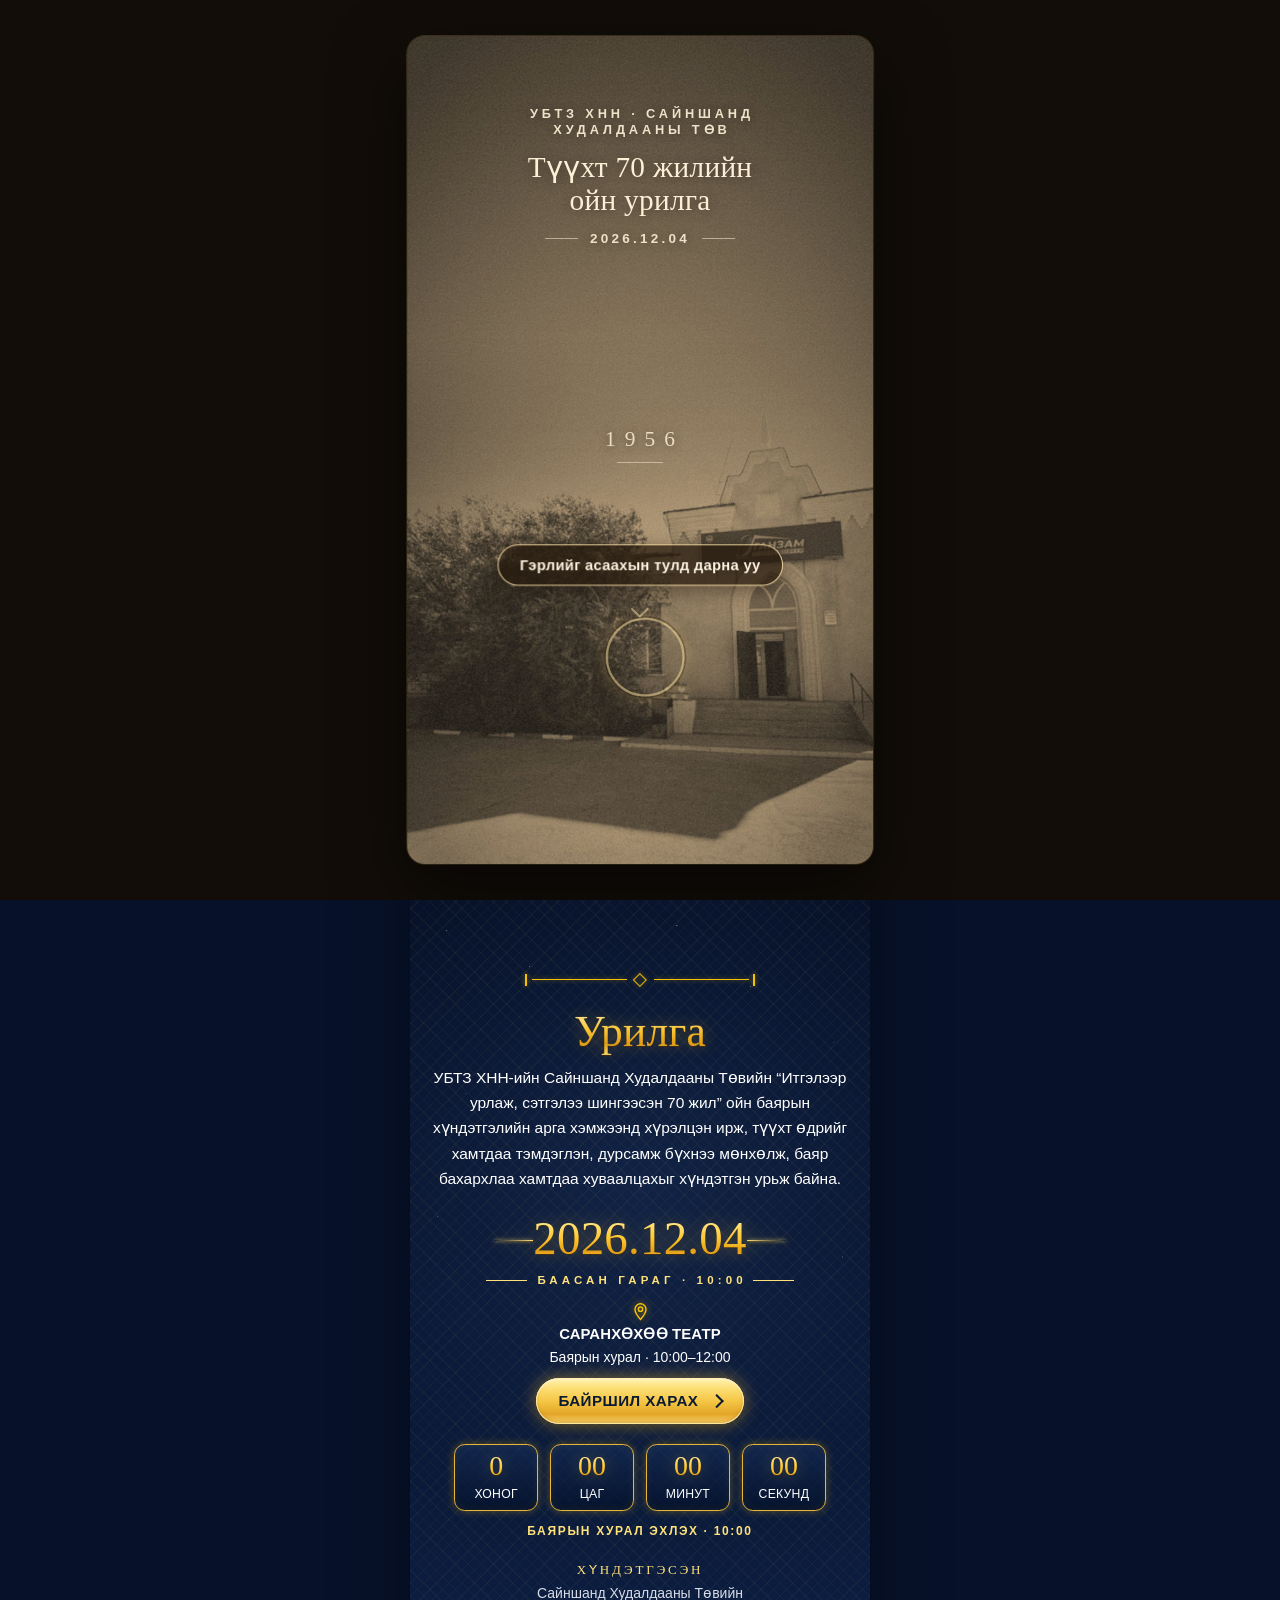
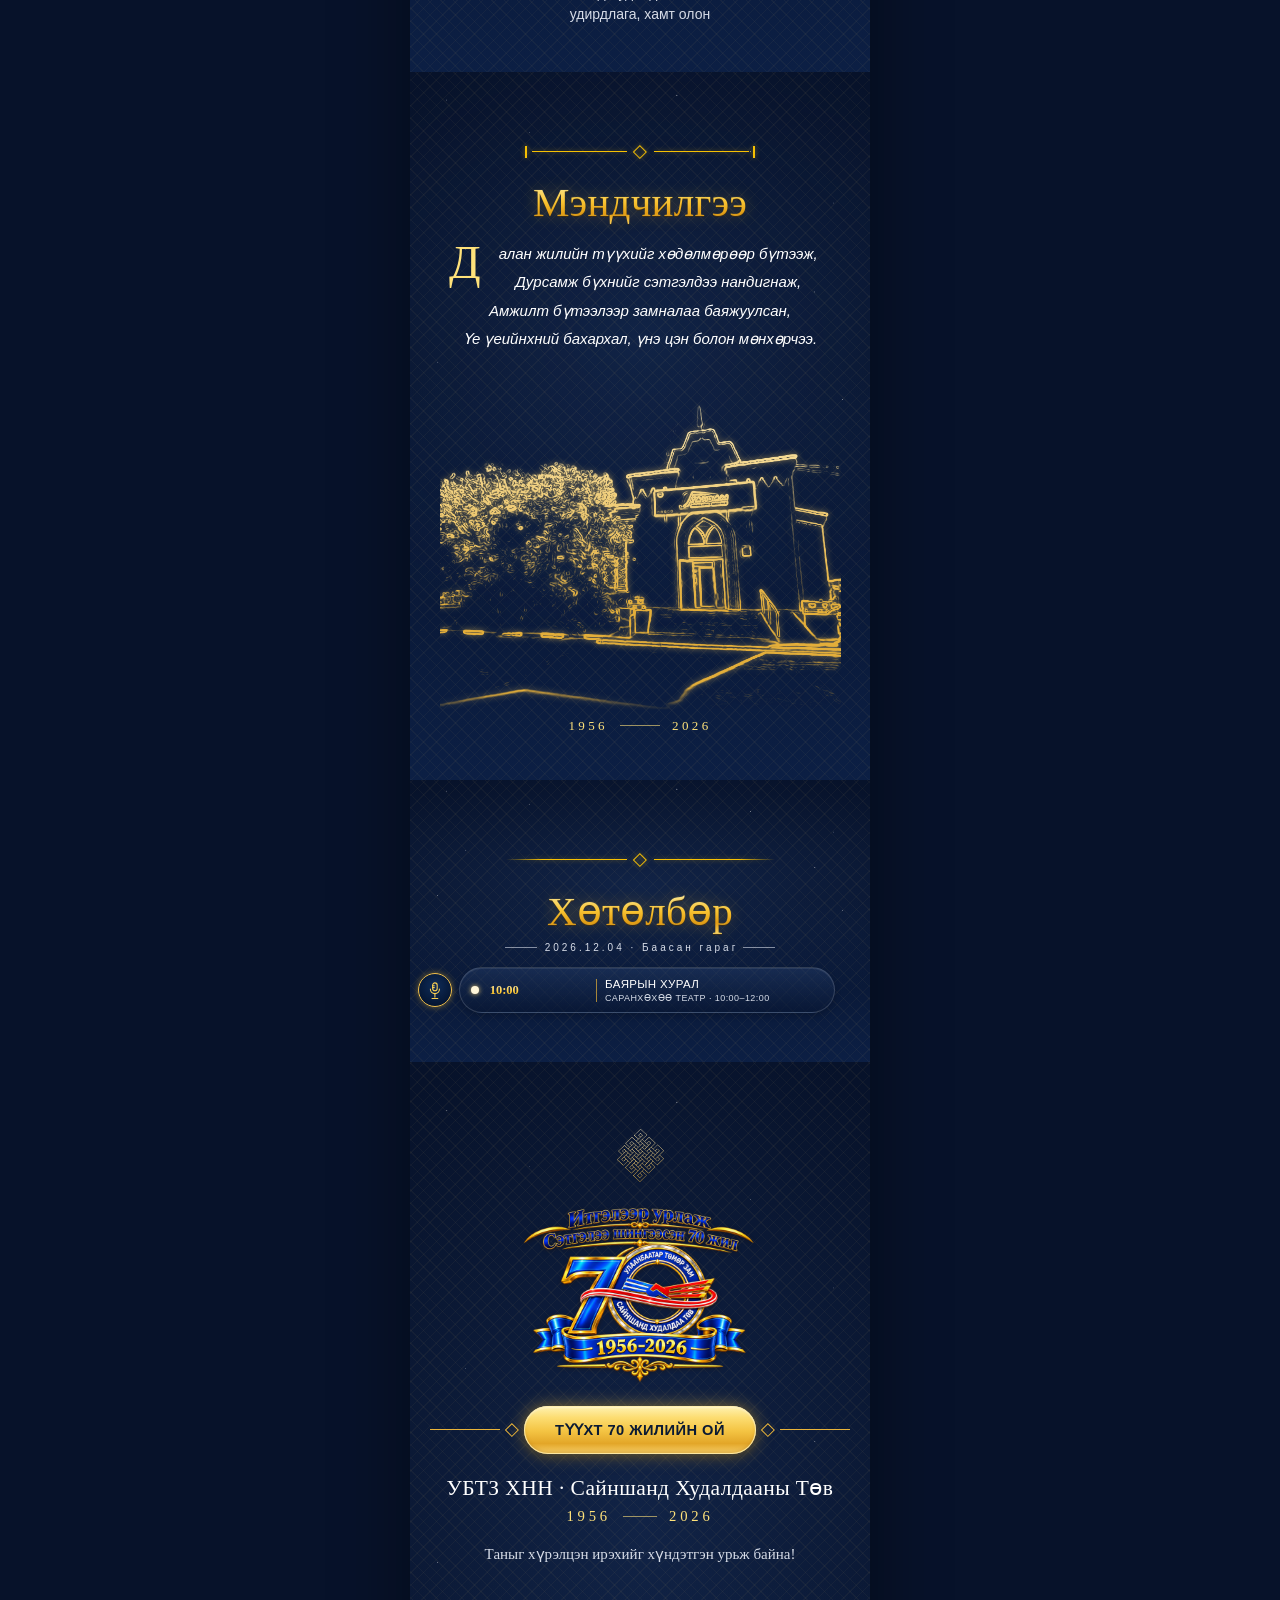
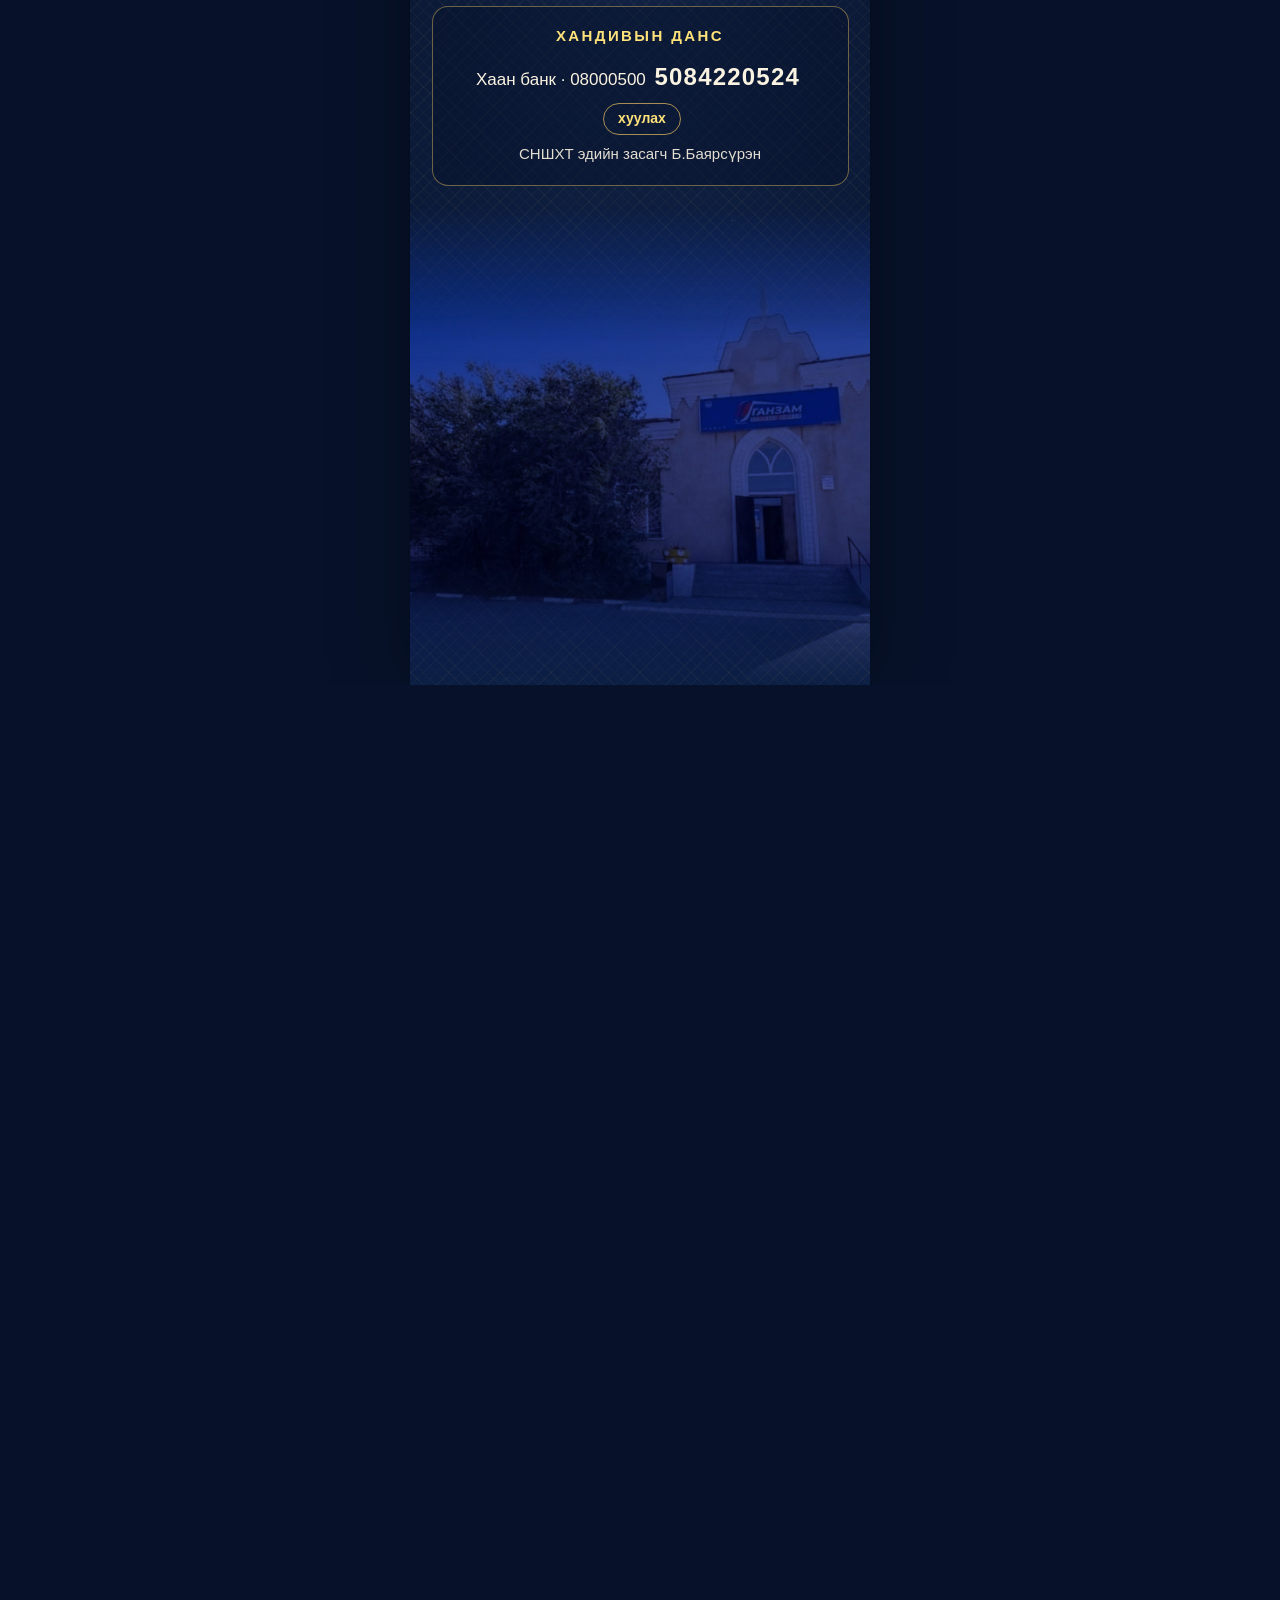
<file: index.html>
<!doctype html>
<html lang="mn">
<head>
<meta charset="utf-8">
<meta name="viewport" content="width=device-width,initial-scale=1">
<title>УБТЗ ХНН Сайншанд Худалдааны Төв — 70 жилийн ой</title>
<meta http-equiv="refresh" content="0; url=zuun-jil/">
<style>html,body{margin:0;background:#07122A;color:#E8C060;font-family:sans-serif}a{color:inherit}</style>
</head>
<body><p style="text-align:center;margin-top:40vh"><a href="zuun-jil/">Урилга нээх →</a></p></body>
</html>
</file>
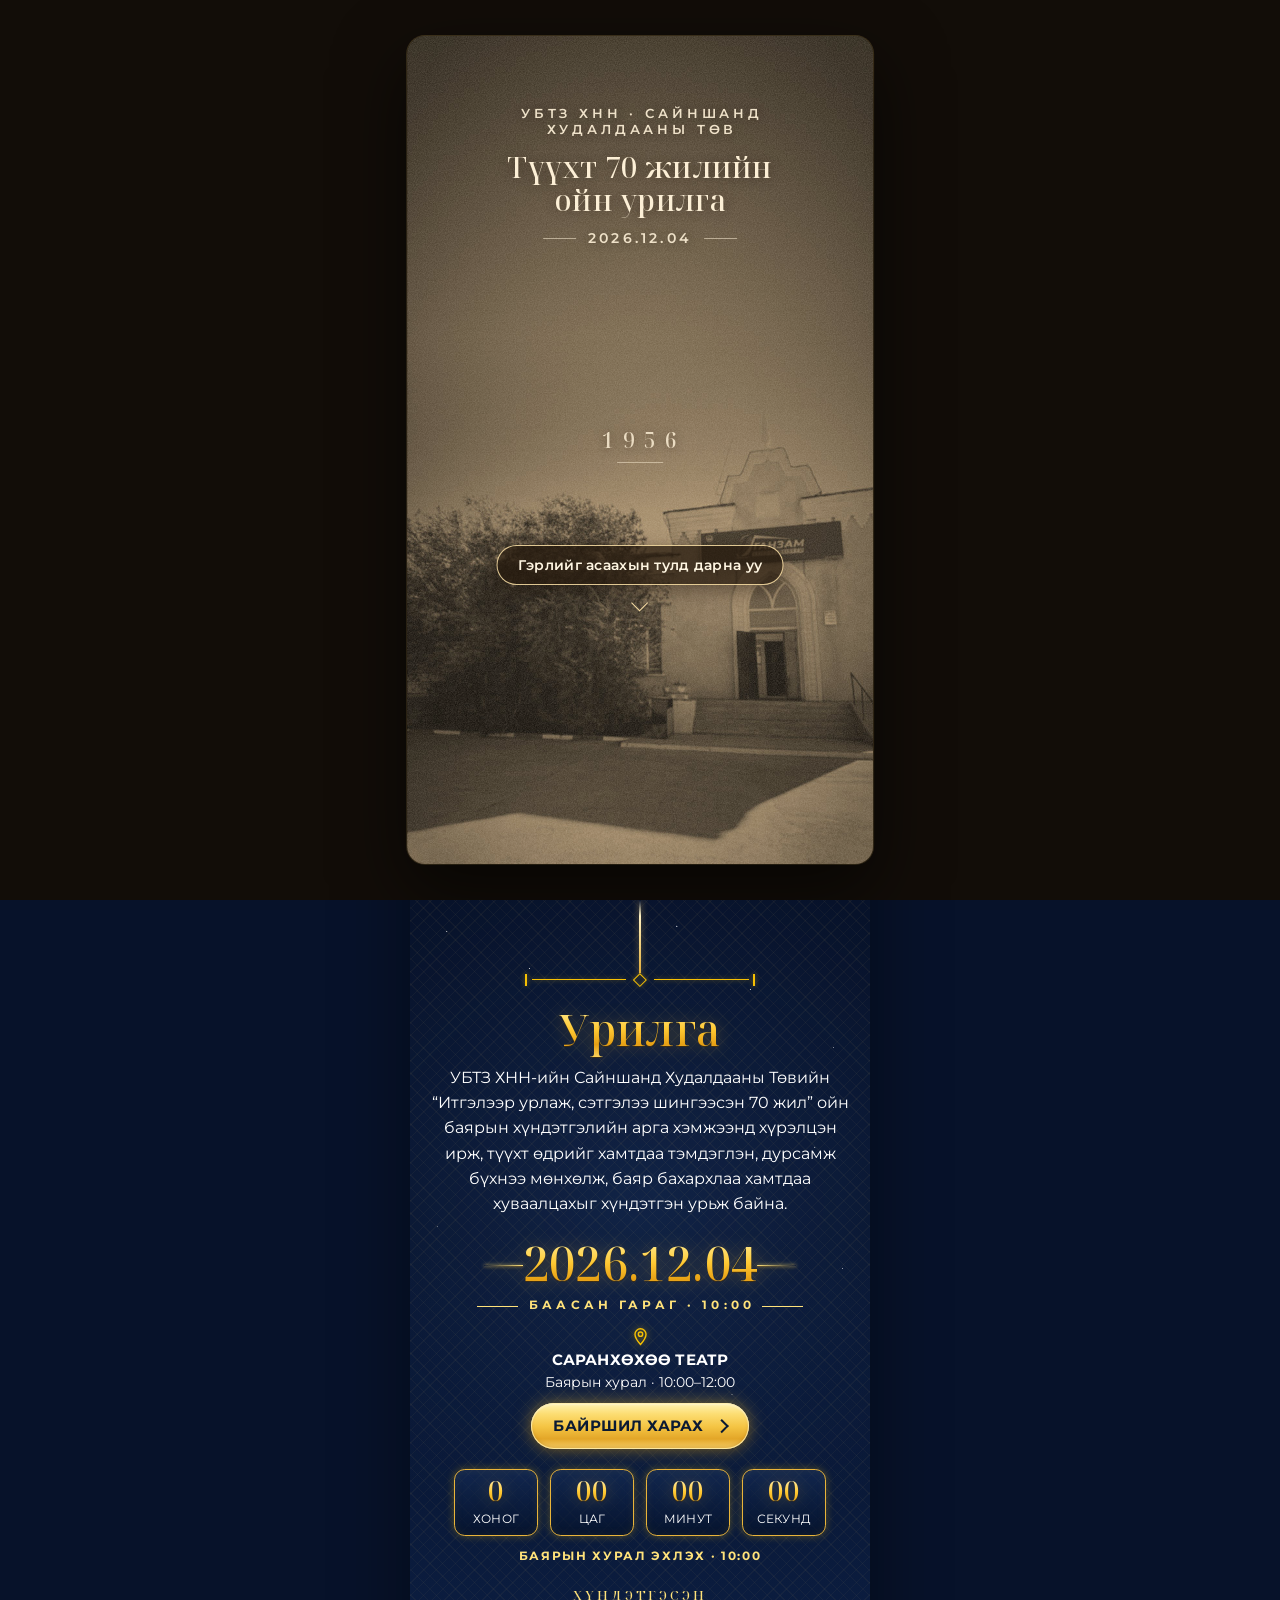
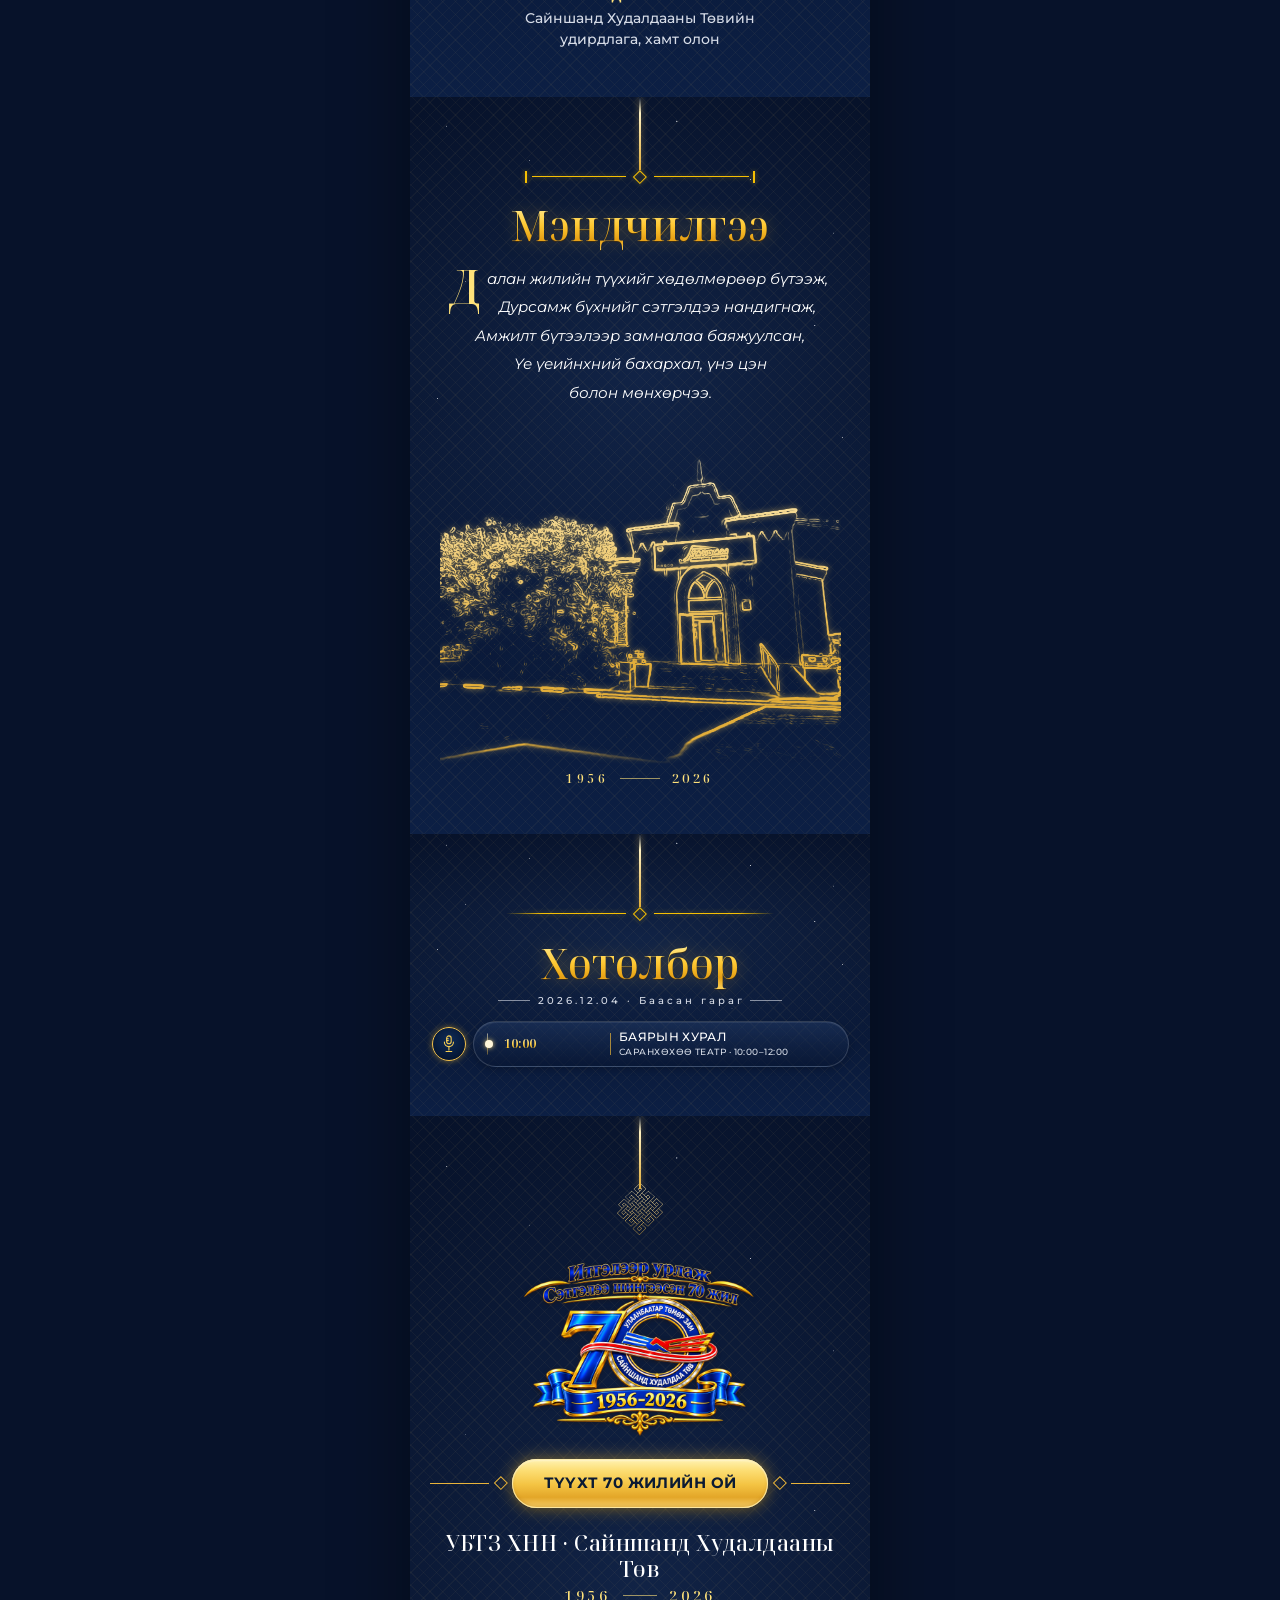
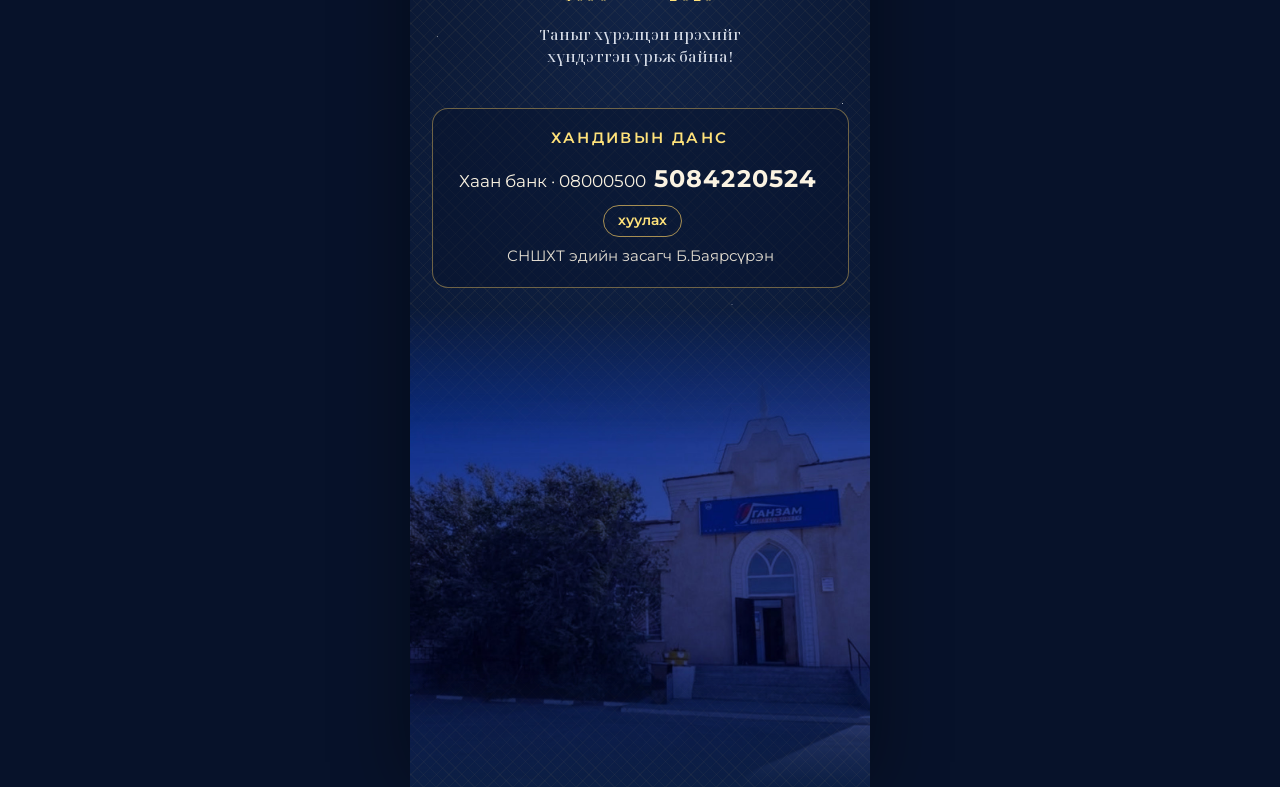
<file: zuun-jil/index.html>
<!doctype html>
<html lang="mn">
<head>
<meta charset="utf-8">
<meta name="viewport" content="width=device-width,initial-scale=1,viewport-fit=cover">
<meta name="theme-color" content="#07122A">
<title>УБТЗ ХНН Сайншанд Худалдааны Төв — түүхт 70 жилийн ой</title>
<meta name="description" content="Урилга · 2026.12.04 · Баярын хурал: Саранхөхөө театр 10:00">
<meta property="og:title" content="УБТЗ ХНН Сайншанд Худалдааны Төв — түүхт 70 жилийн ой">
<meta property="og:description" content="Урилга · 2026.12.04 · Баярын хурал: Саранхөхөө театр 10:00">
<meta property="og:type" content="website">
<meta property="og:image" content="https://beck0404-ai.github.io/UBTZURILGA/zuun-jil/assets/og.jpg?v=2">
  <meta property="og:image:width" content="1200">
  <meta property="og:image:height" content="630">
<meta name="twitter:card" content="summary_large_image">
<link rel="icon" type="image/svg+xml" href="favicon.svg?v=m70v6">
<link rel="apple-touch-icon" href="favicon.svg">
<style>html,body{margin:0;background:#07122A}</style>
<noscript><style>.gate{display:none!important}</style></noscript>
<link rel="stylesheet" href="styles.css?v=m70v6">
<link rel="preload" as="image" href="assets/gate/gate-poster.jpg?v=m70v6">
<link rel="preload" as="image" href="assets/art/hero-night.jpg">
<link rel="preconnect" href="https://fonts.googleapis.com">
<link rel="preconnect" href="https://fonts.gstatic.com" crossorigin>
<link id="google-fonts" media="print" rel="stylesheet"
  href="https://fonts.googleapis.com/css2?family=Montserrat:wght@400;500;600;700;800&family=Noto+Serif+Display:wght@400;500;600&display=swap">
</head>
<body data-base="." data-date-iso="2026-12-04T10:00:00+08:00" data-v="m70v6" data-slug="zuun-jil">

<div class="gate gate--film" id="gate" role="dialog" aria-modal="true" tabindex="0" aria-label="Гэрлийг асаах — УБТЗ ХНН Сайншанд Худалдааны Төв — түүхт 70 жилийн ой">
  <div class="g-stage" id="g-stage">
    <video class="g-vid" id="g-vid" playsinline muted preload="auto" disablepictureinpicture
      poster="assets/gate/gate-poster.jpg?v=m70v6" width="720" height="1280">
      <source src="assets/gate/gate.mp4?v=m70v6" type="video/mp4">
    </video>
    <span class="g-grain" aria-hidden="true"></span>
    <div class="g-copy">
      <p class="g-org">УБТЗ ХНН · Сайншанд Худалдааны Төв</p>
      <p class="g-title">Түүхт 70&nbsp;жилийн ойн урилга</p>
      <p class="g-date">2026.12.04</p>
    </div>
    <p class="g-year" aria-hidden="true"><span>1956</span></p>
    <span class="g-ring" aria-hidden="true"></span>
    <span class="g-ring g-ring--2" aria-hidden="true"></span>
    <p class="g-hint" aria-hidden="true"><span>Гэрлийг асаахын тулд дарна уу</span><i class="g-chev"></i></p>
    <button type="button" class="g-skip" id="g-skip">Урилга үзэх →</button>
  </div>
</div>

<div class="worlds" id="worlds" role="group" aria-label="Харагдац сонгох" hidden>
  <button type="button" class="world" data-world="day" aria-pressed="false" aria-label="Өдөр" title="Өдөр">
    <svg viewBox="0 0 24 24" aria-hidden="true" focusable="false"><circle cx="12" cy="12" r="4.2"/><path d="M12 2.8v2.6M12 18.6v2.6M2.8 12h2.6M18.6 12h2.6M5.5 5.5l1.8 1.8M16.7 16.7l1.8 1.8M18.5 5.5l-1.8 1.8M7.3 16.7l-1.8 1.8"/></svg>
  </button>
  <button type="button" class="world" data-world="night" aria-pressed="true" aria-label="Шөнө" title="Шөнө">
    <svg viewBox="0 0 24 24" aria-hidden="true" focusable="false"><path d="M19.5 14.6A8 8 0 0 1 9.4 4.5a8 8 0 1 0 10.1 10.1z"/></svg>
  </button>
  <button type="button" class="world" data-world="snow" aria-pressed="false" aria-label="Цас" title="Цас">
    <svg viewBox="0 0 24 24" aria-hidden="true" focusable="false"><path d="M12 2.5v19M3.8 7.2l16.4 9.6M20.2 7.2L3.8 16.8M12 6l-2.2-2M12 6l2.2-2M12 18l-2.2 2M12 18l2.2 2M6.8 9l-3-.4M6.8 9l-1-2.8M17.2 15l3 .4M17.2 15l1 2.8M17.2 9l3-.4M17.2 9l1-2.8M6.8 15l-3 .4M6.8 15l-1 2.8"/></svg>
  </button>
</div>

<button type="button" id="music-btn" class="music-btn" aria-pressed="false" aria-label="Хөгжим тоглуулах" hidden>
  <span class="music-bird" aria-hidden="true"></span>
  <span class="music-mark" aria-hidden="true">
    <svg class="icon-play" viewBox="0 0 24 24" focusable="false"><polygon points="7,5 20,12 7,19"/></svg>
    <svg class="icon-pause" viewBox="0 0 24 24" focusable="false"><rect x="6" y="5" width="4" height="14"/><rect x="14" y="5" width="4" height="14"/></svg>
  </span>
</button>

<canvas class="snowfall" id="snowfall" aria-hidden="true"></canvas>

<svg class="defs" aria-hidden="true" focusable="false" width="0" height="0">
  <defs>
    <linearGradient id="gold" x1="0" y1="0" x2="0" y2="1">
      <stop offset="0" stop-color="#FFF4C4"/><stop offset=".35" stop-color="#FFD84E"/>
      <stop offset=".7" stop-color="#EDB023"/><stop offset="1" stop-color="#FFD66A"/>
    </linearGradient>
  </defs>
</svg>

<main class="page">

  <section class="scene sec sec--cover" id="cover" aria-labelledby="cover-h">
    <div class="hero-plate" aria-hidden="true"></div>
    <div class="cover-veil" aria-hidden="true"></div>
    <div class="cover-body">
      <p class="cover-org">УБТЗ ХНН<br>Сайншанд Худалдааны Төв</p>
      <h1 class="cover-h" id="cover-h">
        <span class="sr-only">УБТЗ ХНН Сайншанд Худалдааны Төв — түүхт 70 жилийн ой</span>
        <span class="c100 c70" aria-hidden="true">
          <span class="c100-bloom"></span>
          <img class="c100-gold" src="assets/art/logo70.png?v=2" alt="" width="1536" height="1024">
        </span>
        
      </h1>
      <p class="cover-years"><span class="sr-only">1956 – 2026</span><span aria-hidden="true">1956</span><b aria-hidden="true"></b><span class="odo" id="odo" aria-hidden="true">2026</span></p>
      <p class="cover-when">2026.12.04 <span class="dot" aria-hidden="true">·</span> 10:00</p>
    </div>
    <span class="thread thread--cover" aria-hidden="true"><i></i></span>
  </section>

  <section class="scene sec sec--invite" id="invite" aria-labelledby="inv-h">
    <span class="thread" aria-hidden="true"><i></i></span>
    <span class="stars" aria-hidden="true"></span>
    <div class="sec-body">
      <span class="rule rv" aria-hidden="true"><i></i><b></b><i></i></span>
      <h2 class="h-xl rv" id="inv-h"><span class="gt">Урилга</span></h2>
      <p class="lead lead--letter rv">УБТЗ ХНН-ийн Сайншанд Худалдааны Төвийн “Итгэлээр урлаж, сэтгэлээ шингээсэн 70&nbsp;жил” ойн баярын хүндэтгэлийн арга хэмжээнд хүрэлцэн ирж, түүхт өдрийг хамтдаа тэмдэглэн, дурсамж бүхнээ мөнхөлж, баяр бахархлаа хамтдаа хуваалцахыг хүндэтгэн урьж байна.</p>

      <div class="when rv">
        <p class="when-date"><span class="gt">2026.12.04</span></p>
        <p class="when-sub"><span>Баасан гараг · 10:00</span></p>
      </div>

      <div class="det rv">
        <svg class="pin" viewBox="0 0 24 32" aria-hidden="true" focusable="false"><path d="M12 1.5C6.2 1.5 1.8 5.9 1.8 11.6c0 7.4 10.2 18.9 10.2 18.9s10.2-11.5 10.2-18.9C22.2 5.9 17.8 1.5 12 1.5z"/><circle cx="12" cy="11.4" r="4"/></svg>
        <p class="det-venue">Саранхөхөө театр</p>
        <p class="det-sub">Баярын хурал · 10:00–12:00</p>
        <a class="btn btn--gold btn--chev btn--map" href="https://www.google.com/maps/search/?api=1&amp;query=%D0%A1%D0%B0%D1%80%D0%B0%D0%BD%D1%85%D3%A9%D1%85%D3%A9%D3%A9%20%D1%82%D0%B5%D0%B0%D1%82%D1%80%20%D0%A1%D0%B0%D0%B9%D0%BD%D1%88%D0%B0%D0%BD%D0%B4" target="_blank" rel="noopener noreferrer">Байршил харах</a>
      </div>

      <div class="countdown rv" data-target="2026-12-04T10:00:00+08:00" aria-live="off">
        <div class="cd-cell"><span class="cd-num" data-d>—</span><span class="cd-lab">хоног</span></div>
        <div class="cd-cell"><span class="cd-num" data-h>—</span><span class="cd-lab">цаг</span></div>
        <div class="cd-cell"><span class="cd-num" data-m>—</span><span class="cd-lab">минут</span></div>
        <div class="cd-cell"><span class="cd-num" data-s>—</span><span class="cd-lab">секунд</span></div>
      </div>
      <p class="cd-note rv">Баярын хурал эхлэх · 10:00</p>
      <p class="sign rv"><span class="sign-lab">Хүндэтгэсэн</span><span class="nw">Сайншанд Худалдааны Төвийн</span> удирдлага, хамт&nbsp;олон</p>
    </div>
  </section>

  <section class="scene sec sec--greet" aria-labelledby="greet-h">
    <span class="thread" aria-hidden="true"><i></i></span>
    <span class="stars" aria-hidden="true"></span>
    <div class="sec-body">
      <span class="rule rv" aria-hidden="true"><i></i><b></b><i></i></span>
      <h2 class="h-xl rv" id="greet-h"><span class="gt">Мэндчилгээ</span></h2>
      <div class="letter letter--poem">
        <p class="rv">Далан жилийн түүхийг хөдөлмөрөөр бүтээж,<br>
          Дурсамж бүхнийг сэтгэлдээ нандигнаж,<br>
          Амжилт бүтээлээр замналаа баяжуулсан,<br>
          Үе үеийнхний бахархал, үнэ цэн болон мөнхөрчээ.</p>
      </div>
      <div class="elev rv" aria-hidden="true">
        <div class="elev-draw"><div class="elev-in"><i class="elev-ink"></i></div><span class="elev-pen"></span></div>
        <p class="el-cap"><span>1956</span><b></b><span>2026</span></p>
      </div>
    </div>
  </section>

  <section class="scene sec sec--prog" aria-labelledby="prog-h">
    <span class="thread" aria-hidden="true"><i></i></span>
    <span class="stars" aria-hidden="true"></span>
    <div class="sec-body">
      <span class="rule rule--dia rv" aria-hidden="true"><i></i><b></b><i></i></span>
      <h2 class="h-lg h-lg--prog rv" id="prog-h"><span class="gt">Хөтөлбөр</span></h2>
      <p class="sub-dates rv"><span>2026.12.04 · Баасан гараг</span></p>
      <ol class="prog">
        <li class="rv"><span class="prog-ring" aria-hidden="true"><svg class="prog-ic" viewBox="0 0 48 48" focusable="false" fill="none" stroke="currentColor" stroke-linecap="round" stroke-linejoin="round"><rect x="18.5" y="4.5" width="11" height="19" rx="5.5"/><path d="M18.5 11.5h4M18.5 16h4"/><path d="M13 19.5c0 6.3 4.9 11 11 11s11-4.7 11-11"/><path d="M24 30.5V39M17 42.5h14"/></svg></span><span class="prog-pill"><span class="t">10:00</span><span class="ti">Баярын хурал<small>Саранхөхөө театр · 10:00–12:00</small></span></span></li>
      </ol>
    </div>
  </section>

  <section class="scene sec sec--close" aria-label="УБТЗ ХНН Сайншанд Худалдааны Төв, 1956 — 2026">
    <span class="thread" aria-hidden="true"><i></i></span>
    <span class="stars" aria-hidden="true"></span>
    <div class="sec-body">
      <span class="knot rv" aria-hidden="true"></span>
      <img class="c100-close rv" src="assets/art/logo70.png?v=2" alt="" width="1600" height="805" loading="lazy">
      <div class="close-pill rv" aria-hidden="true"><i></i><b></b><p class="btn btn--gold">Түүхт 70 жилийн ой</p><b></b><i></i></div>
      <p class="orgs-name rv">УБТЗ ХНН · Сайншанд Худалдааны Төв</p>
      <p class="close-years rv"><span>1956</span><b aria-hidden="true"></b><span>2026</span></p>
      <p class="close-call rv">Таныг хүрэлцэн ирэхийг хүндэтгэн урьж байна!</p>
      <div class="gift-mini rv">
        <p class="gift-mini-t">Хандивын данс</p>
        <p class="gift-mini-acc">Хаан банк · 08000500 <b>5084220524</b> <button type="button" class="gift-copy" id="gift-copy" data-copy="5084220524">хуулах</button></p>
        <p class="gift-mini-name">СНШХТ эдийн засагч Б.Баярсүрэн</p>
      </div>
    </div>
    <div class="band band--close" aria-hidden="true"></div>
  </section>
</main>

<div class="bfly-c" id="bfly-c" aria-hidden="true">
  <i class="bw bw-l"></i><i class="bw bw-r"></i>
</div>

<audio id="bg-music" preload="auto" loop></audio>

<script src="app.js?v=m70v6"></script>
<script>
(function () {
  var b = document.getElementById('gift-copy'); if (!b) return;
  var label = b.textContent;
  b.addEventListener('click', function () {
    var v = b.getAttribute('data-copy');
    var done = function () { b.textContent = 'хуулагдлаа ✓'; setTimeout(function () { b.textContent = label; }, 1800); };
    if (navigator.clipboard && navigator.clipboard.writeText) navigator.clipboard.writeText(v).then(done, fallback); else fallback();
    function fallback() { var t = document.createElement('textarea'); t.value = v; t.setAttribute('readonly', ''); t.style.position = 'fixed'; t.style.opacity = '0'; document.body.appendChild(t); t.select(); try { document.execCommand('copy'); done(); } catch (e) {} document.body.removeChild(t); }
  });
})();
</script>
</body>
</html>
</file>
<file: zuun-jil/styles.css>
:root,
.gate {
  --gold: #F6C003;
  --ink: #0B1A33;
  --text: #FFFFFF;
  --soft: rgba(236, 241, 250, .9);
  --tagc: #E9B84A;
  --g1: #FFF7CF; --g2: #FFE27A; --g3: #FFC933; --g4: #E6A014; --g5: #FFD965;
  --w1: #FFFFFF; --w2: #FFF3CC; --w3: #F3D27A;
  --hshadow: rgba(80, 48, 0, .6);
  --hglow: rgba(255, 196, 40, .34);
  --line: #E9B43A;
  --lglow: rgba(246, 192, 3, .32);
  --card: linear-gradient(180deg, rgba(24, 50, 98, .5), rgba(4, 17, 42, .74));
  --field: rgba(3, 14, 36, .55);
  --pill: linear-gradient(180deg, rgba(40, 66, 112, .42), rgba(8, 22, 50, .62));
  --pill-line: rgba(255, 255, 255, .16);
  --bg0: #031A3F;
  --bg1: #0D2549;
  --vign: rgba(26, 64, 128, .32);
  --grid: rgba(120, 166, 236, .075);
  --stars: 1;
  --dlg: linear-gradient(180deg, #0A2048, #041430);
  --backdrop: rgba(2, 8, 22, .8);
  --ok: #A6F2CF;
  --err: #FFB8AC;
}
html[data-theme="day"] {
  --text: #13284B;
  --soft: rgba(19, 40, 75, .88);
  --tagc: #A47414;
  --g1: #E7B434; --g2: #D39A12; --g3: #B77D05; --g4: #8F6003; --g5: #B98410;
  --w1: #13284B; --w2: #1F3C6B; --w3: #13284B;
  --hshadow: rgba(255, 255, 255, .55);
  --hglow: rgba(255, 255, 255, 0);
  --line: #C99A2E;
  --lglow: rgba(201, 154, 46, .22);
  --card: linear-gradient(180deg, rgba(255, 255, 255, .78), rgba(240, 247, 252, .66));
  --field: rgba(255, 255, 255, .78);
  --pill: linear-gradient(180deg, rgba(255, 255, 255, .8), rgba(236, 245, 251, .66));
  --pill-line: rgba(19, 40, 75, .14);
  --bg0: #EEF6FB;
  --bg1: #BFE4F5;
  --vign: rgba(255, 255, 255, .5);
  --grid: rgba(19, 40, 75, .06);
  --stars: 0;
  --dlg: linear-gradient(180deg, #FBFDFF, #E6F1F8);
  --backdrop: rgba(19, 40, 75, .55);
  --ok: #17694A;
  --err: #A8321F;
}
html[data-theme="snow"] {
  --text: #14294A;
  --soft: rgba(20, 41, 74, .88);
  --tagc: #4A76A6;
  --g1: #6E9CCB; --g2: #3F6FA3; --g3: #2B5687; --g4: #1D3B66; --g5: #37659A;
  --w1: #14294A; --w2: #22426F; --w3: #14294A;
  --hshadow: rgba(255, 255, 255, .6);
  --hglow: rgba(255, 255, 255, 0);
  --line: #7FA2C6;
  --lglow: rgba(61, 108, 158, .2);
  --card: linear-gradient(180deg, rgba(255, 255, 255, .8), rgba(236, 242, 248, .68));
  --field: rgba(255, 255, 255, .8);
  --pill: linear-gradient(180deg, rgba(255, 255, 255, .82), rgba(232, 239, 246, .68));
  --pill-line: rgba(20, 41, 74, .14);
  --bg0: #F0F4F8;
  --bg1: #C4D3DF;
  --vign: rgba(255, 255, 255, .5);
  --grid: rgba(20, 41, 74, .06);
  --stars: 0;
  --dlg: linear-gradient(180deg, #FAFCFE, #E4ECF3);
  --backdrop: rgba(20, 41, 74, .55);
  --ok: #17694A;
  --err: #A8321F;
}
:root { --col: 540px; }
* { box-sizing: border-box; }
html { -webkit-text-size-adjust: 100%; }
body {
  margin: 0;
  min-height: 100vh;
  color: var(--text);
  font-family: Montserrat, "Helvetica Neue", Arial, sans-serif;
  font-size: 15px;
  line-height: 1.5;
  background:
    linear-gradient(var(--grid) 1px, transparent 1px) 0 0 / 23px 23px,
    linear-gradient(90deg, var(--grid) 1px, transparent 1px) 0 0 / 23px 23px,
    var(--bg0);
}
img { display: block; max-width: 100%; height: auto; }
.defs { position: absolute; width: 0; height: 0; overflow: hidden; }
.page {
  position: relative;
  max-width: var(--col);
  margin: 0 auto;
  overflow: hidden;
  container-type: inline-size;
  box-shadow: 0 0 70px rgba(0, 0, 0, .4);
  transition: opacity .24s ease;
}
.page.is-turning { opacity: .25; }
.sec {
  --u: calc(100cqw / 941);
  position: relative;
  isolation: isolate;
  overflow: hidden;
  text-align: center;
  background:
    radial-gradient(120% 60% at 50% 38%, var(--vign), transparent 72%),
    linear-gradient(180deg, var(--bg0) 0%, var(--bg0) 42%, var(--bg1) 100%);
}
.sec::before {
  content: "";
  position: absolute;
  inset: 0;
  z-index: -1;
  pointer-events: none;
  background:
    linear-gradient(var(--grid) 1px, transparent 1px) 0 0 / calc(44 * var(--u)) calc(44 * var(--u)),
    linear-gradient(90deg, var(--grid) 1px, transparent 1px) 0 0 / calc(44 * var(--u)) calc(44 * var(--u));
}
.sec-body {
  position: relative;
  z-index: 2;
  padding: calc(150 * var(--u)) max(18px, calc(44 * var(--u))) 0;
}
.stars {
  position: absolute;
  inset: 0 0 34% 0;
  z-index: 0;
  pointer-events: none;
  opacity: var(--stars);
  background-image:
    radial-gradient(1.3px 1.3px at 8% 6%, #fff, transparent 60%),
    radial-gradient(1px 1px at 26% 13%, #fff, transparent 60%),
    radial-gradient(1.6px 1.6px at 58% 5%, #fff, transparent 60%),
    radial-gradient(1px 1px at 74% 17%, #fff, transparent 60%),
    radial-gradient(1.2px 1.2px at 92% 28%, #fff, transparent 60%),
    radial-gradient(1px 1px at 12% 38%, #fff, transparent 60%),
    radial-gradient(1.4px 1.4px at 88% 47%, #fff, transparent 60%),
    radial-gradient(1px 1px at 6% 62%, #fff, transparent 60%),
    radial-gradient(1.2px 1.2px at 94% 70%, #fff, transparent 60%),
    radial-gradient(1px 1px at 40% 88%, #fff, transparent 60%),
    radial-gradient(1.1px 1.1px at 70% 94%, #fff, transparent 60%);
  animation: twinkle 3.6s ease-in-out infinite alternate;
}
@keyframes twinkle { from { filter: opacity(.5); } to { filter: opacity(1); } }
.glint {
  position: absolute;
  z-index: 3;
  right: calc(-14 * var(--u, 1px));
  top: calc(-10 * var(--u, 1px));
  width: max(14px, calc(34 * var(--u, 1px)));
  aspect-ratio: 1;
  pointer-events: none;
  opacity: var(--stars);
  background:
    linear-gradient(90deg, transparent 0 46%, #fff 50%, transparent 54% 100%) center / 100% 12% no-repeat,
    linear-gradient(0deg, transparent 0 46%, #fff 50%, transparent 54% 100%) center / 12% 100% no-repeat,
    radial-gradient(circle, rgba(255, 244, 200, .95) 0 8%, rgba(255, 210, 90, .35) 20%, transparent 46%);
  animation: glint 3.4s ease-in-out infinite;
}
.glint--l { left: calc(-40 * var(--u)); right: auto; top: calc(-14 * var(--u)); animation-delay: 1.4s; }
@keyframes glint { 0%, 100% { transform: scale(.55) rotate(0deg); opacity: .5; } 50% { transform: scale(1) rotate(45deg); opacity: 1; } }
.band {
  position: relative;
  z-index: 1;
  width: 100%;
  pointer-events: none;
}
.band::before {
  content: "";
  position: absolute;
  inset: 0;
  background: center / 100% 100% no-repeat;
  -webkit-mask-image: linear-gradient(180deg, transparent 0, #000 var(--fade, 24%), #000 93%, transparent 100%);
  mask-image: linear-gradient(180deg, transparent 0, #000 var(--fade, 24%), #000 93%, transparent 100%);
}
.band--a { aspect-ratio: 941 / 572; margin-top: calc(-40 * var(--u)); }
.band--a::before { background-image: url(assets/art/school-night.webp?r=1); }
html[data-theme="day"] .band--a::before { background-image: url(assets/art/school-day.webp?r=1); }
html[data-theme="snow"] .band--a::before { background-image: url(assets/art/school-snow.webp?r=1); }
.band--i { aspect-ratio: 1412 / 717; margin-top: calc(10 * var(--u)); --fade: 18%; }
.band--i::before { background-image: url(assets/art/aerial-night.webp?r=1); }
html[data-theme="day"] .band--i::before { background-image: url(assets/art/aerial-day.webp?r=1); }
html[data-theme="snow"] .band--i::before { background-image: url(assets/art/aerial-snow.webp?r=1); }
.band--last::before { -webkit-mask-image: linear-gradient(180deg, transparent 0, #000 24%); mask-image: linear-gradient(180deg, transparent 0, #000 24%); }
.gt {
  background: linear-gradient(180deg, var(--g1) 0%, var(--g2) 24%, var(--g3) 50%, var(--g4) 76%, var(--g5) 100%);
  -webkit-background-clip: text;
  background-clip: text;
  color: transparent;
  -webkit-box-decoration-break: clone;
  box-decoration-break: clone;
}
.wt {
  background: linear-gradient(180deg, var(--w1) 0%, var(--w2) 55%, var(--w3) 100%);
  -webkit-background-clip: text;
  background-clip: text;
  color: transparent;
}
.h-xl, .h-lg, .h-cond, .cover-title, .when-date, .cd-num, .stats b {
  filter: drop-shadow(0 max(1px, calc(3 * var(--u))) 0 var(--hshadow)) drop-shadow(0 0 calc(22 * var(--u)) var(--hglow));
}
.h-xl, .h-lg {
  position: relative;
  width: fit-content;
  margin: 0 auto;
  font-weight: 800;
  line-height: 1.12;
  letter-spacing: .01em;
  text-transform: uppercase;
}
.h-cond {
  position: relative;
  width: fit-content;
  margin: 0 auto;
  font-family: Oswald, "Arial Narrow", sans-serif;
  font-weight: 600;
  line-height: 1.16;
  letter-spacing: .015em;
  text-transform: uppercase;
}
.lead {
  max-width: calc(760 * var(--u));
  margin: calc(34 * var(--u)) auto 0;
  color: var(--text);
  font-size: max(15px, calc(28 * var(--u)));
  line-height: 1.55;
  text-wrap: pretty;
}
.lead--sm { font-size: max(14.5px, calc(24 * var(--u))); }
@container (max-width: 480px) { .lead { max-width: none; } }
.mark50 {
  position: relative;
  display: block;
  aspect-ratio: 948 / 670;
  margin: 0 auto;
  background: url(assets/art/mark50-gold.webp?r=20261023) center / contain no-repeat;
  filter: drop-shadow(0 0 calc(18 * var(--u)) rgba(255, 196, 40, .4)) drop-shadow(0 calc(3 * var(--u)) calc(2 * var(--u)) rgba(40, 20, 0, .55));
}
html[data-theme] .mark50 { filter: drop-shadow(0 calc(3 * var(--u)) calc(3 * var(--u)) rgba(40, 30, 0, .3)); }
.mark50--cover { width: calc(430 * var(--u)); margin-top: calc(40 * var(--u)); }
.mark50--cover { width: min(calc(520 * var(--u)), 300px, 26svh); margin-top: calc(40 * var(--u) + var(--gx, 0px)); }
.mark50--cover .glint { right: calc(30 * var(--u)); top: calc(-4 * var(--u)); }
.mark50--sm { width: calc(203 * var(--u)); }
.mark50--md { width: calc(250 * var(--u)); }
.mark50--close { width: calc(420 * var(--u)); }
.mark50--close .glint { right: calc(26 * var(--u)); top: calc(0 * var(--u)); }
.rule {
  --rw: 470;
  display: flex;
  align-items: center;
  gap: calc(10 * var(--u));
  width: calc(var(--rw) * var(--u));
  height: calc(26 * var(--u));
  margin: 0 auto;
  color: var(--gold);
  filter: drop-shadow(0 0 calc(5 * var(--u)) rgba(246, 192, 3, .55));
}
html[data-theme] .rule { filter: none; color: var(--g3); }
.rule::before,
.rule::after { content: ""; flex: none; width: max(1.5px, calc(3 * var(--u))); height: calc(24 * var(--u)); background: currentColor; }
.rule i { flex: 1; height: max(1px, calc(2.4 * var(--u))); background: currentColor; }
.rule b {
  flex: none;
  width: calc(20 * var(--u));
  height: calc(20 * var(--u));
  margin: 0 calc(8 * var(--u));
  border: max(1.2px, calc(2.6 * var(--u))) solid currentColor;
  transform: rotate(45deg);
}
.rule--wide { --rw: 600; }
.rule--long { --rw: 680; }
.rule--sm { --rw: 430; height: calc(20 * var(--u)); }
.rule--sm b { width: calc(16 * var(--u)); height: calc(16 * var(--u)); }
.rule--dia::before, .rule--dia::after { display: none; }
.rule--dia i:first-child { background: linear-gradient(90deg, transparent, currentColor 30%); }
.rule--dia i:last-child { background: linear-gradient(90deg, currentColor 70%, transparent); }
.btn {
  position: relative;
  display: inline-flex;
  align-items: center;
  justify-content: center;
  gap: .55em;
  min-height: max(46px, calc(79 * var(--u)));
  padding: 0 calc(46 * var(--u));
  border: 0;
  border-radius: 999px;
  font: 700 max(13px, calc(31 * var(--u)))/1.1 Montserrat, "Helvetica Neue", Arial, sans-serif;
  letter-spacing: .03em;
  text-transform: uppercase;
  text-decoration: none;
  cursor: pointer;
}
.btn--gold {
  color: var(--ink);
  background: linear-gradient(180deg, #FFF3B4 0%, #FCDD72 24%, #F4C443 52%, #E3A628 78%, #F7D06A 100%);
  box-shadow:
    0 0 0 max(1px, calc(2 * var(--u))) rgba(255, 238, 170, .9) inset,
    0 calc(-4 * var(--u)) calc(8 * var(--u)) rgba(150, 90, 0, .28) inset,
    0 calc(3 * var(--u)) calc(4 * var(--u)) rgba(255, 255, 255, .55) inset,
    0 0 calc(34 * var(--u)) rgba(255, 196, 50, .5),
    0 calc(8 * var(--u)) calc(22 * var(--u)) rgba(0, 0, 0, .3);
}
html[data-theme] .btn--gold { box-shadow: 0 0 0 max(1px, calc(2 * var(--u))) rgba(255, 238, 170, .9) inset, 0 calc(-4 * var(--u)) calc(8 * var(--u)) rgba(150, 90, 0, .25) inset, 0 calc(8 * var(--u)) calc(20 * var(--u)) rgba(19, 40, 75, .22); }
.btn--chev::after {
  content: "";
  flex: none;
  width: .5em;
  height: .5em;
  margin-left: .35em;
  border-top: .15em solid currentColor;
  border-right: .15em solid currentColor;
  transform: rotate(45deg);
}
.btn:focus-visible { outline: 2px solid var(--text); outline-offset: 3px; }
.btn--line { color: var(--text); background: var(--card); box-shadow: inset 0 0 0 1.5px var(--line); }
.btn-ic { flex: none; width: 1.2em; height: 1.2em; fill: none; stroke: currentColor; stroke-width: 2.2; stroke-linecap: round; stroke-linejoin: round; }
.sec--cover { --gx: clamp(0px, (100vh - 660px) * .07, 22px); }
@supports (height: 100svh) { .sec--cover { --gx: clamp(0px, (100svh - 660px) * .07, 22px); } }
.sec--cover {
  display: flex;
  flex-direction: column;
  min-height: 100vh;
  min-height: 100svh;
}
.cover-body { flex: 1; padding-top: max(72px, calc(165 * var(--u))); }
.cover-school {
  margin: 0;
  color: var(--text);
  font-weight: 800;
  font-size: max(15px, calc(24.5 * var(--u) + 3px));
  line-height: 1.3;
  letter-spacing: .045em;
  text-transform: uppercase;
}
@media (max-width: 380px) { .cover-school { letter-spacing: .005em; } }
@media (max-width: 340px) { .cover-school { font-size: 14px; margin-inline: -8px; } }
.cover-body .rule { margin-top: calc(56 * var(--u) + var(--gx, 0px)); }
.cover-logo { display: block; width: min(calc(643 * var(--u)), 312px); height: auto; margin: 0 0 calc(30 * var(--u)); filter: drop-shadow(0 calc(6 * var(--u)) calc(14 * var(--u)) rgba(0, 0, 0, .22)); }
.cover-logo { width: min(calc(643 * var(--u)), 280px, 32svh); margin-bottom: calc(30 * var(--u) + var(--gx, 0px)); }
@media (max-height: 600px) { .cover-logo { width: min(calc(643 * var(--u)), 312px, 26svh); } }
.cover-title {
  margin: calc(30 * var(--u) + var(--gx, 0px)) 0 0;
  font-weight: 800;
  font-size: calc(56 * var(--u));
  line-height: 1.14;
  letter-spacing: .005em;
  text-transform: uppercase;
  white-space: nowrap;
}
.cover-title .wt { font-size: 1.3em; }
.cover-when {
  margin: calc(20 * var(--u) + var(--gx, 0px) * .6) 0 0;
  color: var(--g2);
  font-weight: 700;
  font-size: max(13px, calc(27 * var(--u)));
  letter-spacing: .08em;
  font-variant-numeric: tabular-nums;
}
html[data-theme] .cover-when { color: var(--g4); }
.sec--cover .cover-body { padding-bottom: 16px; display: flex; flex-direction: column; align-items: center; justify-content: center; }
.sec--cover .cover-body { justify-content: center; padding-top: 56px; padding-bottom: 56px; }
.sec--invite .sec-body { padding-top: calc(150 * var(--u)); }
.sec--invite .h-xl { margin-top: calc(50 * var(--u)); font-size: calc(89 * var(--u)); }
.sec--invite .h-xl .glint { right: calc(-22 * var(--u)); top: calc(-18 * var(--u)); }
.sec--invite .lead { margin-top: calc(26 * var(--u)); }
.when { margin-top: calc(40 * var(--u)); }
.when-date {
  position: relative;
  width: fit-content;
  margin: 0 auto;
  font-weight: 800;
  font-size: calc(91.5 * var(--u));
  line-height: 1.05;
  letter-spacing: .005em;
  font-variant-numeric: lining-nums;
}
.when-date::before,
.when-date::after {
  content: "";
  position: absolute;
  top: 52%;
  width: calc(80 * var(--u));
  height: max(1px, calc(2 * var(--u)));
  background: linear-gradient(90deg, transparent, var(--g2));
  box-shadow: 0 0 calc(8 * var(--u)) var(--g2);
  opacity: var(--stars);
}
.when-date::before { right: 100%; }
.when-date::after { left: 100%; transform: scaleX(-1); }
.when-sub {
  display: flex;
  align-items: center;
  justify-content: center;
  gap: calc(22 * var(--u));
  margin: calc(18 * var(--u)) 0 0;
  color: var(--g2);
  font-weight: 700;
  font-size: max(11.5px, calc(23 * var(--u)));
  letter-spacing: .36em;
  text-transform: uppercase;
}
html[data-theme] .when-sub { color: var(--g4); }
.when-sub::before,
.when-sub::after { content: ""; width: calc(84 * var(--u)); height: max(1px, calc(2 * var(--u))); background: currentColor; }
.when-sub span { margin-right: -.36em; }
.when-date { font-size: calc(80 * var(--u)); }
.when-date--2 { margin-top: calc(26 * var(--u)); }
.cd-note {
  margin: calc(22 * var(--u)) 0 0;
  color: var(--g2);
  font-weight: 700;
  font-size: max(12px, calc(23 * var(--u)));
  letter-spacing: .14em;
  text-transform: uppercase;
}
html[data-theme] .cd-note { color: var(--g4); }
.det { margin-top: calc(28 * var(--u)); }
.pin { display: block; width: calc(24 * var(--u)); min-width: 13px; margin: 0 auto; fill: none; stroke: var(--gold); stroke-width: 2.6; filter: drop-shadow(0 0 4px rgba(246, 192, 3, .6)); }
html[data-theme] .pin { stroke: var(--g4); filter: none; }
.det-venue { margin: calc(12 * var(--u)) 0 0; font-weight: 700; font-size: max(14.5px, calc(30.5 * var(--u))); line-height: 1.2; letter-spacing: .01em; text-transform: uppercase; }
.det-venue { text-wrap: balance; }
.det-sub { margin: calc(6 * var(--u)) 0 0; font-size: max(14px, calc(28 * var(--u))); }
.det-venue:empty, .det-sub:empty { display: none; }
.btn--map { margin-top: calc(20 * var(--u)); min-width: calc(418 * var(--u)); }
.btn--map[href=""] { display: none; }
.sec-body--after { padding-top: 0; padding-bottom: calc(58 * var(--u)); }
.countdown {
  display: grid;
  grid-template-columns: repeat(4, 1fr);
  gap: calc(26 * var(--u));
  width: calc(759 * var(--u));
  max-width: 100%;
  margin: calc(4 * var(--u)) auto 0;
}
.cd-cell {
  display: flex;
  flex-direction: column;
  align-items: center;
  justify-content: center;
  min-height: calc(138 * var(--u));
  padding: calc(10 * var(--u)) 0;
  border: max(1px, calc(2 * var(--u))) solid var(--line);
  border-radius: calc(22 * var(--u));
  background: var(--card);
  box-shadow: 0 0 calc(18 * var(--u)) var(--lglow), inset 0 0 calc(20 * var(--u)) rgba(246, 192, 3, .08);
}
.cd-num {
  display: block;
  font-weight: 800;
  font-size: max(23px, calc(57 * var(--u)));
  line-height: 1.05;
  font-variant-numeric: tabular-nums;
  background: linear-gradient(180deg, var(--g1), var(--g3) 55%, var(--g4));
  -webkit-background-clip: text;
  background-clip: text;
  color: transparent;
}
.cd-lab { display: block; margin-top: calc(10 * var(--u)); color: var(--text); font-size: max(10px, calc(25 * var(--u))); letter-spacing: .02em; text-transform: uppercase; }
.sec--history .sec-body { padding-top: calc(142 * var(--u)); }
.sec--history .h-cond { margin-top: calc(56 * var(--u)); font-size: calc(78.7 * var(--u)); }
.sec--history .h-cond .glint { right: calc(-26 * var(--u)); top: calc(-20 * var(--u)); }
.kicker {
  margin: calc(16 * var(--u)) 0 0;
  color: var(--g2);
  font-weight: 700;
  font-size: max(13px, calc(36 * var(--u)));
  letter-spacing: .075em;
  text-transform: uppercase;
}
html[data-theme] .kicker { color: var(--g4); }
.lead--hist { max-width: calc(760 * var(--u)); margin-top: calc(30 * var(--u)); font-size: max(15px, calc(27 * var(--u))); line-height: 1.5; }
.kw { transition: opacity .3s ease, color .3s ease, text-shadow .3s ease; }
.is-karaoke .kw { opacity: .34; }
.is-karaoke .kw.is-said { opacity: 1; }
.is-karaoke .kw.is-now { color: var(--g2); text-shadow: 0 0 14px rgba(246, 192, 3, .45); }
html[data-theme] .is-karaoke .kw.is-now { color: var(--g4); text-shadow: none; }
.prints {
  display: grid;
  grid-template-columns: 1496fr 1576fr 1333fr 1777fr;
  gap: calc(10 * var(--u));
  align-items: center;
  margin: calc(34 * var(--u)) calc(16 * var(--u) - max(18px, calc(44 * var(--u)))) 0;
}
.print { margin: 0; }
.print img {
  display: block;
  width: 100%;
  object-fit: cover;
  border: max(2px, calc(6 * var(--u))) solid #F4EEDC;
  border-bottom-width: max(3px, calc(8 * var(--u)));
  box-shadow: 0 calc(6 * var(--u)) calc(14 * var(--u)) rgba(0, 0, 0, .4), 0 0 0 1px rgba(120, 100, 60, .35);
  filter: sepia(.42) contrast(1.06) brightness(.98);
}
.print--ball img { aspect-ratio: 368 / 246; object-position: 50% 100%; }
.print--class img { aspect-ratio: 416 / 264; }
.print--dorm img { aspect-ratio: 640 / 480; }
.print--wide img { aspect-ratio: 853 / 480; }
.batlamj { margin: calc(46 * var(--u)) calc(16 * var(--u) - max(18px, calc(44 * var(--u)))) 0; padding-bottom: calc(110 * var(--u)); }
.batlamj img {
  display: block;
  width: 100%;
  height: auto;
  box-shadow: 0 calc(14 * var(--u)) calc(34 * var(--u)) rgba(0, 0, 0, .45);
}
.sec--company .sec-body { padding-top: max(66px, calc(150 * var(--u))); }
.microrule {
  display: flex;
  align-items: center;
  justify-content: center;
  gap: calc(14 * var(--u));
  width: calc(560 * var(--u));
  max-width: 100%;
  margin: 0 auto;
  color: var(--tagc);
  font-size: max(7px, calc(13 * var(--u)));
  letter-spacing: .26em;
  text-transform: uppercase;
  white-space: nowrap;
}
.microrule::before, .microrule::after { content: ""; flex: 1; min-width: calc(20 * var(--u)); height: max(1px, calc(2 * var(--u))); background: var(--gold); }
.microrule b { flex: none; width: calc(14 * var(--u)); height: calc(14 * var(--u)); border: max(1px, calc(2 * var(--u))) solid var(--gold); transform: rotate(45deg); }
.sec--company .h-lg { margin-top: calc(40 * var(--u)); font-size: calc(61.5 * var(--u)); line-height: 1.12; }
.h-lg-sub { display: block; margin-top: calc(10 * var(--u)); font-size: .6em; letter-spacing: .02em; }
.h-lg-pre { margin: 0 0 calc(10 * var(--u)); }
.stats {
  display: grid;
  grid-template-columns: 252fr 238fr 251fr;
  gap: calc(12 * var(--u));
  width: calc(765 * var(--u));
  max-width: 100%;
  margin: calc(26 * var(--u)) auto 0;
  padding: 0;
  list-style: none;
}
.stats li {
  display: flex;
  flex-direction: column;
  align-items: center;
  justify-content: flex-start;
  min-height: calc(152 * var(--u));
  padding: calc(16 * var(--u)) calc(6 * var(--u)) calc(14 * var(--u));
  border: max(1px, calc(2 * var(--u))) solid var(--line);
  border-radius: calc(22 * var(--u));
  background: var(--card);
  box-shadow: 0 0 calc(18 * var(--u)) var(--lglow);
}
.stat-ic { width: max(22px, calc(44 * var(--u))); height: auto; fill: none; stroke: var(--gold); stroke-width: 1.8; stroke-linecap: round; stroke-linejoin: round; filter: drop-shadow(0 0 3px rgba(246, 192, 3, .5)); }
html[data-theme] .stat-ic { stroke: var(--g4); filter: none; }
.stats b {
  display: block;
  margin-top: calc(8 * var(--u));
  font-weight: 800;
  font-size: max(16px, calc(33 * var(--u)));
  line-height: 1.1;
  font-variant-numeric: tabular-nums;
  background: linear-gradient(180deg, var(--g1), var(--g3) 55%, var(--g4));
  -webkit-background-clip: text;
  background-clip: text;
  color: transparent;
}
.stats span { display: block; margin-top: calc(8 * var(--u)); font-weight: 500; font-size: max(9.5px, calc(19 * var(--u))); line-height: 1.3; letter-spacing: .08em; text-transform: uppercase; }
.years-wrap { position: relative; margin-top: calc(40 * var(--u)); min-height: calc(220 * var(--u)); }
.years {
  position: relative;
  display: grid;
  gap: calc(30 * var(--u));
  width: calc(560 * var(--u));
  margin: 0 0 0 calc(44 * var(--u));
  padding: 0;
  list-style: none;
  text-align: left;
}
@container (max-width: 480px) { .years { width: 64%; margin-left: 0; } }
.years::before {
  content: "";
  position: absolute;
  left: calc(max(42px, calc(112 * var(--u))) + calc(22 * var(--u)) + max(9px, calc(9 * var(--u))) - .5px);
  top: calc(20 * var(--u));
  bottom: calc(20 * var(--u));
  width: 1px;
  background: linear-gradient(180deg, transparent, var(--line) 20%, var(--line) 80%, transparent);
}
.years li {
  position: relative;
  display: grid;
  grid-template-columns: max(42px, calc(112 * var(--u))) max(18px, calc(18 * var(--u))) 1fr;
  column-gap: calc(22 * var(--u));
  align-items: center;
  font-weight: 500;
  font-size: max(13px, calc(24 * var(--u)));
  line-height: 1.4;
}
.years li::before {
  content: "";
  grid-column: 2;
  grid-row: 1;
  justify-self: center;
  width: max(9px, calc(16 * var(--u)));
  height: max(9px, calc(16 * var(--u)));
  border: max(1.4px, calc(2.4 * var(--u))) solid var(--gold);
  background: var(--bg0);
  transform: rotate(45deg);
  box-shadow: 0 0 6px rgba(246, 192, 3, .5);
}
.years .t {
  grid-column: 1;
  grid-row: 1;
  font-weight: 800;
  font-size: max(15px, calc(25 * var(--u)));
  line-height: 1.1;
  font-variant-numeric: tabular-nums;
  background: linear-gradient(180deg, var(--g1), var(--g3) 55%, var(--g4));
  -webkit-background-clip: text;
  background-clip: text;
  color: transparent;
}
.years li > span:last-child { grid-column: 3; grid-row: 1; text-wrap: balance; }
.crane-art {
  position: absolute;
  right: calc(-2 * var(--u));
  top: calc(-10 * var(--u));
  width: calc(290 * var(--u));
  pointer-events: none;
}
.crane-art svg { display: block; width: 100%; height: auto; fill: none; stroke: var(--gold); stroke-width: 1.4; stroke-linejoin: round; stroke-linecap: round; filter: drop-shadow(0 0 3px rgba(246, 192, 3, .55)); }
html[data-theme] .crane-art svg { stroke: var(--g4); filter: none; }
.crane-art .ca-bld { opacity: .5; -webkit-mask-image: linear-gradient(180deg, #000 55%, transparent); mask-image: linear-gradient(180deg, #000 55%, transparent); }
.crane-art .ca-win { stroke-width: 1.4; opacity: .85; }
.school-art .ca-bld { opacity: .62; -webkit-mask-image: none; mask-image: none; }
.school-art .ca-mural { stroke-width: 1; opacity: .7; }
.school-art { width: calc(340 * var(--u)); top: calc(-24 * var(--u)); }
.school-art .ca-script {
  position: static;
  margin-top: calc(10 * var(--u));
  font-family: Oswald, "Arial Narrow", sans-serif;
  font-weight: 500;
  font-size: max(10px, calc(19 * var(--u)));
  letter-spacing: .22em;
  text-align: center;
  text-transform: uppercase;
  transform: none;
}
@container (max-width: 360px) {
  .years { width: 100%; }
  .years-wrap { min-height: 0; }
  .crane-art { position: relative; right: auto; top: auto; width: 150px; margin: 14px 0 30px auto; }
}
.ca-script {
  position: absolute;
  right: calc(4 * var(--u));
  bottom: calc(-26 * var(--u));
  margin: 0;
  color: var(--g2);
  font-family: "Bad Script", cursive;
  font-size: max(11px, calc(30 * var(--u)));
  line-height: 1.12;
  text-align: right;
  transform: rotate(-9deg);
  text-shadow: 0 0 10px rgba(246, 192, 3, .45);
}
html[data-theme] .ca-script { color: var(--g4); text-shadow: none; }
.secrule {
  display: flex;
  align-items: center;
  gap: calc(20 * var(--u));
  width: calc(700 * var(--u));
  max-width: 100%;
  margin: calc(46 * var(--u)) auto 0;
  color: var(--tagc);
  font-size: max(8.5px, calc(19 * var(--u)));
  letter-spacing: .3em;
  text-transform: uppercase;
  white-space: nowrap;
}
.secrule::before, .secrule::after {
  content: "";
  flex: 1;
  height: max(1px, calc(2 * var(--u)));
  background: var(--gold);
  border-left: max(1.5px, calc(3 * var(--u))) solid var(--gold);
  box-shadow: 0 calc(-8 * var(--u)) 0 0 transparent;
}
.secrule::after { border-left: 0; border-right: max(1.5px, calc(3 * var(--u))) solid var(--gold); }
.work {
  position: relative;
  grid-column: span 2;
  margin: 0;
  aspect-ratio: 272 / 190;
  overflow: hidden;
  border: max(1px, calc(2 * var(--u))) solid var(--line);
  border-radius: calc(20 * var(--u));
  background: #0A1C3C;
  box-shadow: 0 0 calc(16 * var(--u)) var(--lglow);
}
html[data-theme="snow"] .work figcaption small { color: #A9C6E6; }
.work-img { width: 100%; height: 100%; object-fit: cover; }
.work--school { grid-column: auto; width: calc(840 * var(--u)); max-width: 100%; margin: calc(26 * var(--u)) auto 0; aspect-ratio: 964 / 720; }
.work figcaption {
  position: absolute;
  left: 0;
  right: 0;
  bottom: 0;
  display: flex;
  align-items: center;
  gap: calc(10 * var(--u));
  padding: calc(44 * var(--u)) calc(22 * var(--u)) calc(18 * var(--u));
  background: linear-gradient(180deg, transparent, rgba(3, 12, 32, .82) 55%);
  color: #fff;
  font-weight: 600;
  font-size: max(11px, calc(22 * var(--u)));
  line-height: 1.25;
  letter-spacing: .05em;
  text-align: left;
  text-transform: uppercase;
}
.work figcaption > span { min-width: 0; }
.work figcaption .pin { flex: none; width: calc(20 * var(--u)); min-width: 9px; margin: 0; }
.work figcaption small { display: block; margin-top: calc(3 * var(--u)); color: var(--g2); font-size: .74em; letter-spacing: .16em; }
.band-foot {
  display: flex;
  align-items: center;
  justify-content: center;
  gap: calc(26 * var(--u));
  margin: 0;
  padding: calc(8 * var(--u)) 0 calc(26 * var(--u));
  color: var(--tagc);
  font-size: max(9px, calc(20 * var(--u)));
  letter-spacing: .35em;
  text-transform: uppercase;
}
.band-foot::before, .band-foot::after { content: ""; width: calc(122 * var(--u)); height: max(1px, calc(2 * var(--u))); background: var(--gold); opacity: .8; }
.band-foot b { font-weight: 400; }
.sec--greet .sec-body { padding-top: calc(128 * var(--u)); }
.sec--greet .h-xl { margin-top: calc(34 * var(--u)); font-size: calc(66 * var(--u)); }
.portrait {
  position: relative;
  width: calc(382 * var(--u));
  min-width: 190px;
  margin: calc(28 * var(--u)) auto 0;
  padding: calc(12 * var(--u));
  border: max(1px, calc(2 * var(--u))) solid var(--line);
  border-radius: 999px 999px calc(6 * var(--u)) calc(6 * var(--u));
  box-shadow: 0 0 calc(20 * var(--u)) var(--lglow);
}
.portrait--mark { display: grid; place-items: center; aspect-ratio: 382 / 409; background: radial-gradient(circle at 50% 40%, rgba(40, 80, 150, .45), transparent 70%); }
.mark50--portrait { width: 74%; }
.greet-slot {
  width: calc(700 * var(--u));
  min-width: min(100%, 300px);
  max-width: 100%;
  margin: calc(30 * var(--u)) auto 0;
  padding: calc(26 * var(--u)) calc(30 * var(--u));
  border: max(1px, calc(2 * var(--u))) dashed var(--line);
  border-radius: calc(26 * var(--u));
  background: rgba(3, 16, 40, .25);
}
html[data-theme] .greet-slot { background: rgba(255, 255, 255, .45); }
.greet-slot p { margin: 0; color: var(--soft); font-size: max(14px, calc(25 * var(--u))); line-height: 1.5; }
.portrait img {
  width: 100%;
  aspect-ratio: 358 / 385;
  object-fit: cover;
  object-position: 50% 22%;
  border: max(2px, calc(4 * var(--u))) solid var(--line);
  border-radius: 999px 999px calc(4 * var(--u)) calc(4 * var(--u));
  box-shadow: 0 0 calc(24 * var(--u)) rgba(246, 192, 3, .45);
}
.sec--await .h-cond { margin-top: calc(40 * var(--u)); font-size: calc(50.6 * var(--u)); line-height: 1.16; }
.sec--await .rule { margin-top: calc(34 * var(--u)); }
.await { display: grid; margin: calc(34 * var(--u)) 0 0; padding: 0; list-style: none; text-align: left; }
.await li {
  display: grid;
  grid-template-columns: calc(164 * var(--u)) 1fr;
  column-gap: calc(62 * var(--u));
  align-items: center;
  padding: calc(26 * var(--u)) 0 calc(26 * var(--u)) calc(62 * var(--u));
  border-bottom: 1px solid rgba(233, 180, 58, .22);
}
.await li:last-child { border-bottom: 0; }
.await p {
  position: relative;
  margin: 0;
  padding: calc(8 * var(--u)) 0 calc(8 * var(--u)) calc(30 * var(--u));
  font-weight: 500;
  font-size: max(13px, calc(24 * var(--u)));
  line-height: 1.5;
  text-transform: uppercase;
  border-left: max(1px, calc(2 * var(--u))) solid var(--line);
}
.await b { color: var(--g2); font-weight: 800; }
html[data-theme] .await b { color: var(--g4); }
.medal {
  display: grid;
  place-items: center;
  width: calc(164 * var(--u));
  min-width: 62px;
  aspect-ratio: 1;
  border: max(3px, calc(7 * var(--u))) solid transparent;
  border-radius: 50%;
  background:
    radial-gradient(circle at 50% 38%, #10305E, #041532 72%) padding-box,
    conic-gradient(from 210deg, #FFF3B8, #E7A91C, #8A5A04, #F9D56A, #FFF3B8, #C68B0E, #FFE58A, #FFF3B8) border-box;
  box-shadow: 0 0 calc(26 * var(--u)) rgba(255, 196, 40, .5), inset 0 0 calc(18 * var(--u)) rgba(255, 196, 40, .22);
  color: #F9CF52;
}
html[data-theme] .medal { background: radial-gradient(circle at 50% 38%, #FFFFFF, #EEF3F8 72%) padding-box, conic-gradient(from 210deg, #FFF3B8, #E7A91C, #8A5A04, #F9D56A, #FFF3B8, #C68B0E, #FFE58A, #FFF3B8) border-box; box-shadow: 0 calc(6 * var(--u)) calc(16 * var(--u)) rgba(19, 40, 75, .18); color: #A87908; }
.await-ic { width: 78%; height: 78%; stroke-width: 3.2; overflow: visible; filter: drop-shadow(0 0 3px rgba(255, 200, 60, .55)); }
.await-ic .fill { fill: currentColor; stroke: none; }
.await-ic .lf, .await-ic .num { fill: currentColor; stroke: none; }
.await-ic .num { font: 800 25px Montserrat, "Helvetica Neue", Arial, sans-serif; }
.await-ic .num--2 { font-size: 19px; letter-spacing: -.02em; }
.await-ic .rays-ic { transform-origin: 32px 33px; }
.await-ic .spark { transform-box: fill-box; transform-origin: center; }
.js .await-ic .draw { stroke-dasharray: 1; stroke-dashoffset: 1; }
.js .await-ic .lf { transform: scale(0); }
.js .await-ic .num { opacity: 0; }
.js .is-active .await-ic .draw { animation: ic-draw 1.4s cubic-bezier(.4, 0, .2, 1) calc(var(--d, 0s) + .25s) forwards; }
.js .is-active .await-ic .lf { animation: ic-leaf .5s cubic-bezier(.3, 1.4, .5, 1) calc(var(--d, 0s) + .7s + var(--i) * .09s) forwards; }
.js .is-active .await-ic .num { animation: ic-num .8s ease calc(var(--d, 0s) + 1.1s) forwards, ic-glow 3.2s ease-in-out calc(var(--d, 0s) + 2s) infinite; }
.js .is-active .await-ic .spark { animation: ic-twinkle 2.4s ease-in-out infinite; }
.js .is-active .await-ic .spark.s2 { animation-delay: 1.2s; }
@keyframes ic-draw { to { stroke-dashoffset: 0; } }
@keyframes ic-leaf { to { transform: scale(1); } }
@keyframes ic-num { to { opacity: 1; } }
@keyframes ic-glow { 0%, 100% { opacity: 1; } 50% { opacity: .7; } }
@keyframes ic-twinkle { 0%, 100% { opacity: 1; transform: scale(1); } 50% { opacity: .35; transform: scale(.6); } }
.sec--await .band--a { margin-top: calc(-8 * var(--u)); }
.sec--prog .sec-body { padding-top: calc(25 * var(--u)); }
.sec--prog .rule--dia { --rw: 550; margin-top: calc(14 * var(--u)); }
.h-lg--prog { margin-top: calc(12 * var(--u)); font-size: calc(52 * var(--u)); white-space: nowrap; }
.sub-dates {
  display: flex;
  align-items: center;
  justify-content: center;
  gap: calc(16 * var(--u));
  margin: calc(16 * var(--u)) 0 0;
  color: var(--soft);
  font-weight: 500;
  font-size: max(10px, calc(20 * var(--u)));
  letter-spacing: .3em;
}
.sub-dates::before, .sub-dates::after { content: ""; width: calc(66 * var(--u)); height: 1px; background: var(--soft); opacity: .6; }
.sub-dates span { margin-right: -.3em; }
.prog {
  position: relative;
  display: grid;
  gap: calc(10 * var(--u));
  width: calc(735 * var(--u));
  max-width: 100%;
  margin: calc(26 * var(--u)) auto 0;
  padding: 0;
  list-style: none;
  text-align: left;
}
@container (max-width: 480px) { .prog { width: 100%; } }
.prog::before {
  content: "";
  position: absolute;
  left: calc(max(34px, calc(64 * var(--u))) + calc(16 * var(--u)) + calc(30 * var(--u)) - .5px);
  top: calc(24 * var(--u));
  bottom: calc(24 * var(--u));
  width: max(1px, calc(2 * var(--u)));
  background: linear-gradient(180deg, transparent, rgba(255, 208, 80, .7) 4%, rgba(255, 208, 80, .7) 96%, transparent);
}
.prog li:not(.prog-day) {
  display: grid;
  grid-template-columns: max(34px, calc(64 * var(--u))) 1fr;
  column-gap: calc(16 * var(--u));
  align-items: center;
}
.prog-ring {
  display: grid;
  place-items: center;
  width: max(34px, calc(64 * var(--u)));
  aspect-ratio: 1;
  border: max(1.2px, calc(2.4 * var(--u))) solid #F2C04A;
  border-radius: 50%;
  background: radial-gradient(circle at 50% 38%, #0F2C58, #041532 75%);
  box-shadow: 0 0 calc(12 * var(--u)) rgba(255, 196, 40, .45);
  color: #F9CF52;
}
html[data-theme] .prog-ring { background: #fff; border-color: var(--line); box-shadow: none; color: var(--g4); }
.prog-ic { width: 62%; height: 62%; stroke-width: 2.6; }
.prog-pill {
  position: relative;
  display: grid;
  grid-template-columns: max(84px, calc(200 * var(--u))) 1fr;
  column-gap: calc(18 * var(--u));
  align-items: center;
  min-height: max(46px, calc(62 * var(--u)));
  padding: calc(8 * var(--u)) calc(28 * var(--u)) calc(8 * var(--u)) calc(60 * var(--u));
  border: 1px solid var(--pill-line);
  border-radius: 999px;
  background: var(--pill);
  box-shadow: inset 0 1px 0 rgba(255, 255, 255, .08), 0 calc(6 * var(--u)) calc(14 * var(--u)) rgba(0, 0, 0, .18);
}
.prog-pill::before {
  content: "";
  position: absolute;
  left: calc(30 * var(--u) - max(4px, calc(6 * var(--u))));
  top: 50%;
  width: max(8px, calc(12 * var(--u)));
  height: max(8px, calc(12 * var(--u)));
  margin-top: calc(max(8px, calc(12 * var(--u))) / -2);
  border-radius: 50%;
  background: #FFF6DA;
  box-shadow: 0 0 calc(10 * var(--u)) rgba(255, 220, 120, .9);
}
html[data-theme] .prog-pill::before { background: var(--g3); box-shadow: none; }
.prog .t {
  font-weight: 700;
  font-size: max(12.5px, calc(20 * var(--u)));
  white-space: nowrap;
  font-variant-numeric: tabular-nums;
  background: linear-gradient(180deg, var(--g1), var(--g3) 60%, var(--g4));
  -webkit-background-clip: text;
  background-clip: text;
  color: transparent;
}
.prog .ti {
  position: relative;
  padding-left: calc(18 * var(--u));
  font-weight: 500;
  font-size: max(11.5px, calc(20 * var(--u)));
  line-height: 1.28;
  letter-spacing: .03em;
  text-transform: uppercase;
}
.prog .ti::before { content: ""; position: absolute; left: 0; top: 10%; bottom: 10%; width: 1px; background: var(--line); opacity: .7; }
.prog small { display: block; margin-top: calc(3 * var(--u)); color: var(--soft); font-size: .78em; letter-spacing: .05em; }
.prog-day {
  position: relative;
  z-index: 1;
  display: grid;
  justify-items: center;
  gap: calc(4 * var(--u));
  margin: calc(18 * var(--u)) 0 calc(6 * var(--u));
  padding: calc(14 * var(--u)) calc(20 * var(--u));
  border: max(1px, calc(2 * var(--u))) solid var(--line);
  border-radius: 999px;
  background: var(--bg0);
  box-shadow: 0 0 calc(16 * var(--u)) var(--lglow);
  text-align: center;
}
.prog-day:first-child { margin-top: 0; }
.pd-date { color: var(--g2); font-weight: 800; font-size: max(13px, calc(24 * var(--u))); letter-spacing: .1em; text-transform: uppercase; }
html[data-theme] .pd-date { color: var(--g4); }
.pd-place { color: var(--soft); font-weight: 500; font-size: max(11.5px, calc(19 * var(--u))); letter-spacing: .06em; }
@container (max-width: 340px) {
  .prog-pill { grid-template-columns: 1fr; row-gap: 2px; padding-top: 7px; padding-bottom: 7px; border-radius: 22px; }
  .prog .ti { padding-left: 0; }
  .prog .ti::before { display: none; }
}
.sec--wish .sec-body { padding-top: calc(165 * var(--u)); }
.sec--wish .rule { margin-top: calc(40 * var(--u)); }
.sec--wish .h-xl { margin-top: calc(40 * var(--u)); font-size: calc(79.5 * var(--u)); }
.sec--wish .lead { margin-top: calc(24 * var(--u)); }
.bubble {
  position: absolute;
  z-index: 1;
  display: flex;
  align-items: center;
  justify-content: center;
  gap: calc(12 * var(--u));
  width: calc(158 * var(--u));
  height: calc(104 * var(--u));
  border: max(1px, calc(2 * var(--u))) solid rgba(246, 200, 90, .75);
  border-radius: calc(22 * var(--u));
  background: linear-gradient(160deg, rgba(60, 86, 130, .5), rgba(10, 24, 54, .55));
  box-shadow: 0 0 calc(16 * var(--u)) rgba(246, 192, 3, .28), inset 0 0 calc(14 * var(--u)) rgba(255, 255, 255, .08);
  pointer-events: none;
}
.bubble::after {
  content: "";
  position: absolute;
  bottom: calc(-16 * var(--u));
  left: calc(30 * var(--u));
  width: calc(26 * var(--u));
  height: calc(26 * var(--u));
  border-right: inherit;
  border-bottom: inherit;
  background: rgba(14, 30, 64, .9);
  transform: skewX(-24deg) rotate(35deg);
}
.bubble i { width: calc(16 * var(--u)); height: calc(16 * var(--u)); border-radius: 50%; background: #F6C94E; box-shadow: 0 0 6px rgba(246, 192, 3, .7); }
.bubble svg { width: calc(40 * var(--u)); fill: #F6C94E; filter: drop-shadow(0 0 5px rgba(246, 192, 3, .7)); }
.bubble--a { left: calc(62 * var(--u)); top: calc(280 * var(--u)); transform: rotate(-8deg); }
.bubble--b { right: calc(56 * var(--u)); top: calc(328 * var(--u)); transform: rotate(7deg); }
.bubble--b::after { left: auto; right: calc(34 * var(--u)); transform: skewX(24deg) rotate(55deg); }
.bubble--c { right: calc(-60 * var(--u)); top: calc(772 * var(--u)); opacity: .55; transform: rotate(8deg); }
.bubble--d { left: calc(-62 * var(--u)); top: calc(872 * var(--u)); opacity: .55; transform: rotate(-6deg); }
html[data-theme] .bubble { background: rgba(255, 255, 255, .6); border-color: var(--line); box-shadow: none; }
html[data-theme] .bubble::after { background: rgba(255, 255, 255, .9); }
.wishes-carousel { position: relative; width: calc(731 * var(--u)); max-width: 100%; margin: calc(34 * var(--u)) auto 0; }
.wishes-stage { position: relative; border-radius: calc(30 * var(--u)); outline-offset: 4px; }
.wish-slide {
  position: absolute;
  inset: 0;
  display: flex;
  align-items: center;
  opacity: 0;
  transform: translateY(6px);
  transition: opacity .5s ease, transform .5s ease;
  pointer-events: none;
}
.wish-slide.is-active { opacity: 1; transform: none; pointer-events: auto; }
.wish-card,
.wishes-empty {
  position: relative;
  width: 100%;
  margin: 0;
  padding: calc(40 * var(--u)) calc(40 * var(--u)) calc(34 * var(--u));
  border: max(1px, calc(2 * var(--u))) solid var(--line);
  border-radius: calc(30 * var(--u));
  background: var(--card);
  box-shadow: 0 0 calc(24 * var(--u)) var(--lglow), inset 0 0 calc(26 * var(--u)) rgba(246, 192, 3, .08);
  text-align: center;
}
.wishes-empty {
  display: grid;
  place-items: center;
  min-height: calc(240 * var(--u));
  padding-top: max(46px, calc(82 * var(--u)));
  color: var(--text);
  font-size: max(14.5px, calc(26 * var(--u)));
  line-height: 1.4;
}
.wishes-empty svg {
  position: absolute;
  left: calc(44 * var(--u));
  top: max(12px, calc(30 * var(--u)));
  width: max(26px, calc(52 * var(--u)));
  fill: none;
  stroke: var(--gold);
  stroke-width: 1.4;
  stroke-linecap: round;
  stroke-linejoin: round;
  filter: drop-shadow(0 0 4px rgba(246, 192, 3, .55));
}
html[data-theme] .wishes-empty svg { stroke: var(--g4); filter: none; }
.wishes-empty span { max-width: 18em; }
.wish-card-img {
  display: block;
  width: 100%;
  max-height: 240px;
  aspect-ratio: 4 / 3;
  margin: 0 0 14px;
  border-radius: 12px;
  object-fit: cover;
}
.wish-card-msg {
  margin: 0;
  color: var(--text);
  font-size: 15px;
  line-height: 1.6;
  display: -webkit-box;
  -webkit-box-orient: vertical;
  -webkit-line-clamp: 6;
  overflow: hidden;
}
.wish-card-name { margin-top: 10px; color: var(--g2); font-weight: 700; font-size: 12px; letter-spacing: .14em; text-transform: uppercase; }
html[data-theme] .wish-card-name { color: var(--g4); }
.wishes-nav {
  position: absolute;
  top: 50%;
  z-index: 3;
  display: grid;
  place-items: center;
  width: 34px;
  height: 34px;
  padding: 0;
  border: 1.5px solid var(--line);
  border-radius: 50%;
  background: var(--field);
  color: var(--gold);
  cursor: pointer;
  transform: translateY(-50%);
}
html[data-theme] .wishes-nav { color: var(--g4); }
.wishes-nav.prev { left: -15px; }
.wishes-nav.next { right: -15px; }
.wishes-nav svg { width: 16px; height: 16px; fill: none; stroke: currentColor; stroke-width: 1.8; stroke-linecap: round; stroke-linejoin: round; }
.wishes-nav:focus-visible,
.wishes-dot:focus-visible { outline: 2px solid var(--text); outline-offset: 2px; }
.wishes-dots { display: flex; justify-content: center; gap: 8px; min-height: 8px; margin-top: 14px; }
.wishes-dot { width: 8px; height: 8px; padding: 0; border: 1px solid var(--gold); border-radius: 50%; background: transparent; cursor: pointer; }
.wishes-dot.is-active { background: var(--gold); }
.wish-open-btn { width: calc(592 * var(--u)); min-width: min(100%, 272px); white-space: nowrap; max-width: 100%; min-height: max(50px, calc(90 * var(--u))); margin-top: calc(26 * var(--u)); font-size: max(14px, calc(32 * var(--u))); }
.wish-open-btn .btn-ic { width: 1.3em; height: 1.3em; }
.sec--rsvp .sec-body { padding-top: calc(45 * var(--u)); }
.sec--rsvp .mark50--md { width: calc(235 * var(--u)); }
.sec--rsvp .rule--long { margin-top: calc(34 * var(--u)); }
.sec--rsvp .h-xl { margin-top: calc(56 * var(--u)); font-size: calc(81 * var(--u)); }
.sec--rsvp .lead { margin-top: calc(22 * var(--u)); }
.fld { display: grid; gap: calc(12 * var(--u)); }
.fld-lab {
  padding: 0;
  color: var(--g2);
  font-weight: 700;
  font-size: max(12px, calc(22 * var(--u)));
  letter-spacing: .14em;
  text-transform: uppercase;
}
html[data-theme] .fld-lab { color: var(--g4); }
.fld-box {
  position: relative;
  display: flex;
  align-items: center;
  min-height: max(50px, calc(84 * var(--u)));
  border: max(1.2px, calc(2 * var(--u))) solid var(--line);
  border-radius: calc(18 * var(--u));
  background: var(--field);
  box-shadow: 0 0 calc(14 * var(--u)) var(--lglow);
}
.fld-ic {
  flex: none;
  width: max(46px, calc(88 * var(--u)));
  height: max(20px, calc(40 * var(--u)));
  padding: 0 max(11px, calc(22 * var(--u)));
  border-right: 1px solid rgba(233, 180, 58, .45);
  fill: none;
  stroke: var(--gold);
  stroke-width: 1.4;
  stroke-linecap: round;
  stroke-linejoin: round;
}
html[data-theme] .fld-ic { stroke: var(--g4); }
.fld input,
.fld select,
.fld textarea {
  width: 100%;
  min-height: 48px;
  padding: 0 16px;
  border: 0;
  border-radius: calc(18 * var(--u));
  background: transparent;
  color: var(--text);
  font: 500 16px Montserrat, "Helvetica Neue", Arial, sans-serif;
}
.fld input::placeholder { color: var(--soft); opacity: .7; }
.fld select {
  -webkit-appearance: none;
  appearance: none;
  padding-right: 44px;
  background-image: linear-gradient(135deg, var(--gold) 50%, transparent 50%), linear-gradient(225deg, var(--gold) 50%, transparent 50%);
  background-position: calc(100% - 26px) 50%, calc(100% - 17px) 50%;
  background-size: 9px 9px;
  background-repeat: no-repeat;
}
.fld select { background-image: none; }
.fld-box:has(select)::after {
  content: "";
  position: absolute;
  right: max(16px, calc(34 * var(--u)));
  top: 50%;
  border: 7px solid transparent;
  border-top: 9px solid var(--gold);
  border-bottom: 0;
  transform: translateY(-50%);
  pointer-events: none;
}
.fld select option { color: #14294A; background: #fff; }
.fld textarea { min-height: 110px; padding: 12px 16px; line-height: 1.5; resize: vertical; border: 1.5px solid var(--line); background: var(--field); }
.wish-dialog-card .fld input { border: 1.5px solid var(--line); background: var(--field); }
.fld-box:focus-within { border-color: #FFE08A; box-shadow: 0 0 0 3px rgba(246, 192, 3, .25), 0 0 calc(14 * var(--u)) var(--lglow); }
.fld input:focus, .fld select:focus, .fld textarea:focus { outline: none; }
.wish-dialog-card .fld input:focus, .fld textarea:focus { border-color: var(--gold); box-shadow: 0 0 0 3px rgba(246, 192, 3, .25); }
.rsvp-form { display: grid; gap: calc(30 * var(--u)); width: calc(600 * var(--u)); min-width: min(100%, 320px); max-width: 100%; margin: calc(34 * var(--u)) auto 0; text-align: left; }
.opts { display: grid; gap: calc(14 * var(--u)); margin: 0; padding: 0; border: 0; min-width: 0; }
.opts legend { margin-bottom: calc(12 * var(--u)); }
.opt { position: relative; display: block; cursor: pointer; }
.opt input { position: absolute; opacity: 0; pointer-events: none; }
.opt-box {
  display: flex;
  align-items: center;
  gap: calc(34 * var(--u));
  min-height: max(52px, calc(85 * var(--u)));
  padding: calc(14 * var(--u)) calc(30 * var(--u)) calc(14 * var(--u)) calc(38 * var(--u));
  border: max(1.2px, calc(2 * var(--u))) solid var(--line);
  border-radius: calc(18 * var(--u));
  background: var(--field);
  font-weight: 500;
  font-size: max(14.5px, calc(27 * var(--u)));
  line-height: 1.3;
}
.opt-dot { flex: none; width: max(20px, calc(38 * var(--u))); height: max(20px, calc(38 * var(--u))); border: max(1.5px, calc(2.4 * var(--u))) solid var(--gold); border-radius: 50%; }
html[data-theme] .opt-dot { border-color: var(--g4); }
.opt input:checked + .opt-box { border-color: #FFE08A; box-shadow: 0 0 calc(16 * var(--u)) var(--lglow), inset 0 0 0 1px var(--line); }
.opt input:checked + .opt-box .opt-dot { background: radial-gradient(circle, var(--gold) 0 45%, transparent 50%); }
.opt input:focus-visible + .opt-box { outline: 2px solid var(--text); outline-offset: 2px; }
.counts { display: grid; gap: 12px; }
.stepper { display: flex; align-items: stretch; height: max(50px, calc(84 * var(--u))); border: max(1.2px, calc(2 * var(--u))) solid var(--line); border-radius: calc(18 * var(--u)); overflow: hidden; background: var(--field); }
.stepper button { width: max(52px, calc(96 * var(--u))); border: 0; background: rgba(246, 192, 3, .14); color: var(--g2); font-size: 24px; line-height: 1; cursor: pointer; }
html[data-theme] .stepper button { color: var(--g4); }
.fld .stepper input { flex: 1; min-width: 0; width: 100%; min-height: 0; padding: 0; border: 0; background: transparent; color: var(--text); text-align: center; font: 700 21px/1 Montserrat, sans-serif; -moz-appearance: textfield; appearance: textfield; }
.stepper input::-webkit-outer-spin-button, .stepper input::-webkit-inner-spin-button { -webkit-appearance: none; margin: 0; }
.form-err { margin: -4px 0 0; color: var(--err); font-size: 15px; }
.submit-btn { width: calc(465 * var(--u)); min-width: 220px; max-width: 100%; justify-self: center; margin-top: calc(8 * var(--u)); min-height: max(50px, calc(82 * var(--u))); font-size: max(15px, calc(36 * var(--u))); }
.submit-btn:disabled { cursor: default; }
.submit-btn.is-loading .btn-label { opacity: .35; }
.btn-spinner {
  display: none;
  position: absolute;
  width: 18px;
  height: 18px;
  border: 2px solid rgba(11, 26, 51, .3);
  border-top-color: var(--ink);
  border-radius: 50%;
  animation: spin .8s linear infinite;
}
.submit-btn.is-loading .btn-spinner { display: block; }
@keyframes spin { to { transform: rotate(360deg); } }
.form-msg { min-height: 1.4em; margin: 0; text-align: center; font-weight: 500; font-size: 14px; }
.form-msg.is-ok { color: var(--ok); }
.form-msg.is-err { color: var(--err); }
.rsvp-done {
  width: calc(620 * var(--u));
  min-width: min(100%, 320px);
  max-width: 100%;
  margin: calc(34 * var(--u)) auto 0;
  padding: 22px 20px 22px;
  border: 1.5px solid var(--line);
  border-radius: 18px;
  background: var(--card);
  box-shadow: 0 0 calc(18 * var(--u)) var(--lglow), 0 10px 30px rgba(0, 0, 0, .3);
  outline: none;
  animation: done-in .45s ease-out;
}
html[data-theme] .rsvp-done { box-shadow: 0 10px 26px rgba(19, 40, 75, .12); }
@keyframes done-in { from { transform: scale(.94); opacity: 0; } to { transform: none; opacity: 1; } }
.mark50--done { width: 150px; margin-bottom: 14px; }
.done-title { margin: 0 0 6px; color: var(--g2); font: 700 19px/1.4 Montserrat, sans-serif; text-align: center; }
html[data-theme] .done-title { color: var(--g4); }
.done-note { margin: 0 0 8px; color: var(--soft); font-size: 15px; text-align: center; }
.done-sum { display: grid; grid-template-columns: auto 1fr; gap: 6px 14px; margin: 16px 0 18px; padding: 14px 16px; border-radius: 12px; background: rgba(0, 0, 0, .24); text-align: left; }
html[data-theme] .done-sum { background: rgba(19, 40, 75, .06); }
.done-sum dt { color: var(--soft); font-size: 14px; }
.done-sum dd { margin: 0; font-weight: 700; }
.done-edit { display: block; margin: 0 auto; padding: 12px 20px; border: 1px solid var(--line); border-radius: 999px; background: none; color: var(--g2); font: 700 14px/1 Montserrat, sans-serif; letter-spacing: .03em; cursor: pointer; }
html[data-theme] .done-edit { color: var(--g4); }
[data-rsvp-done][hidden], form[data-rsvp] [hidden], .done-sum [hidden] { display: none !important; }
.sec--rsvp .band--a { margin-top: calc(-30 * var(--u)); }
.sec--close .sec-body { padding-top: calc(230 * var(--u)); }
.close-pill {
  display: flex;
  align-items: center;
  gap: calc(14 * var(--u));
  margin: calc(58 * var(--u)) calc(-4 * var(--u)) 0;
}
.close-pill i { flex: 1; height: max(1px, calc(2 * var(--u))); background: var(--gold); box-shadow: 0 0 5px rgba(246, 192, 3, .6); }
.close-pill b { flex: none; width: calc(20 * var(--u)); height: calc(20 * var(--u)); border: max(1.2px, calc(2.6 * var(--u))) solid var(--gold); transform: rotate(45deg); }
.close-pill .btn { flex: none; min-height: max(48px, calc(99 * var(--u))); padding: 0 calc(64 * var(--u)); margin: 0; font-size: max(15px, calc(42 * var(--u))); cursor: default; }
.orgs-name { margin: calc(70 * var(--u)) 0 0; font-weight: 800; font-size: max(15px, calc(37.7 * var(--u))); line-height: 1.3; letter-spacing: .01em; text-transform: uppercase; }
.rule--close { --rw: 605; margin-top: calc(38 * var(--u)); }
.sec--close .band--a { margin-top: calc(110 * var(--u)); }
.site-foot { position: relative; z-index: 3; padding: calc(10 * var(--u)) 0 calc(env(safe-area-inset-bottom, 0px) + 92px); }
.uo-foot {
  --uo-ink: #8A6A2C; --uo-ring: #9C7A3A; --uo-rose: #B8406A; --uo-rose-hi: #E48AA4;
  --uo-glow: rgba(176, 138, 70, .16);
  position: relative; z-index: 3; width: calc(100vw - 32px); max-width: 100%; margin-inline: auto; flex: 1 1 100%;
  container-type: inline-size;
  text-align: center; font-size: 15px; line-height: 1.5;
  font-family: Manrope, -apple-system, BlinkMacSystemFont, "Segoe UI", Roboto, "Helvetica Neue", Arial, sans-serif;
}
.uo-foot .uo-made {
  margin: 0 0 18px; padding: 0; font: inherit; font-weight: 400; font-style: normal;
  letter-spacing: normal; text-transform: none; opacity: 1; color: inherit;
}
.uo-foot .uo-tail { white-space: nowrap; }
.uo-foot .uo-heart { display: inline-block; margin: 0 .14em 0 .06em; color: var(--uo-ink); font-size: 1.12em; line-height: 1; animation: uo-beat 1.6s ease-in-out infinite; }
@keyframes uo-beat { 0%, 40%, 100% { transform: none; } 10% { transform: scale(1.24); } 18% { transform: scale(1); } 26% { transform: scale(1.14); } }
.uo-foot .uo-brand {
  display: inline-block; white-space: nowrap; font-weight: 500; font-style: normal; text-decoration: none;
  border: 0; padding: 0; letter-spacing: normal; text-transform: none;
  background: linear-gradient(90deg, var(--uo-rose) 0%, var(--uo-rose) 28%, var(--uo-rose-hi) 50%, var(--uo-rose) 72%, var(--uo-rose) 100%) 0 0 / 200% 100%;
  -webkit-background-clip: text; background-clip: text;
  color: transparent; -webkit-text-fill-color: transparent;
  animation: uo-shimmer 5s linear infinite;
}
@keyframes uo-shimmer { to { background-position: 200% 0; } }
.uo-foot .uo-order {
  display: flex; flex-wrap: wrap; align-items: center; justify-content: center; gap: 4px 10px;
  margin: 0 0 8px; padding: 0; opacity: 1;
}
.uo-foot .uo-cta, .uo-foot .uo-ico { position: relative; color: var(--uo-ink); text-decoration: none; filter: drop-shadow(0 0 4px var(--uo-glow)); }
.uo-foot .uo-cta {
  display: inline-flex; align-items: center; gap: 6px; height: 38px; padding: 0 4px; border: 0; border-radius: 999px;
  background: none; font-size: 14px; font-weight: 500; font-style: normal; letter-spacing: normal; text-transform: none;
  white-space: nowrap;
}
.uo-foot .uo-sep { width: 1px; height: 18px; background: linear-gradient(180deg, transparent, var(--uo-ring) 50%, transparent); opacity: .6; }
.uo-foot .uo-icons { display: inline-flex; gap: 0; }
.uo-foot .uo-ico {
  display: inline-flex; align-items: center; justify-content: center; flex: none;
  width: 38px; height: 38px; padding: 0; border: 0; border-radius: 50%; background: none;
}
.uo-foot .uo-ico svg {
  width: 19px; height: 19px; fill: none; stroke: currentColor;
  stroke-width: 1.8; stroke-linecap: round; stroke-linejoin: round;
}
.uo-foot .uo-ico svg.uo-fill, .uo-foot .uo-ico .uo-dot { fill: currentColor; stroke: none; }
@container (max-width: 339px) {
  .uo-foot .uo-sep { display: none; }
  .uo-foot .uo-made { font-size: 14px; }
  .uo-foot .uo-order { gap: 4px 8px; }
}
@media (prefers-reduced-motion: reduce) { .uo-foot .uo-brand, .uo-foot .uo-heart { animation: none; } }
.uo-foot { color: var(--soft); }
html:not([data-theme]) .uo-foot { --uo-ink: #F0C98C; --uo-ring: #C8964E; --uo-rose: #E27B9C; --uo-rose-hi: #F9C6D2; --uo-glow: rgba(240, 190, 110, .22); }
.wish-dialog,
.wish-viewer {
  width: 100%;
  height: 100%;
  max-width: 100%;
  max-height: 100%;
  margin: 0;
  padding: 0;
  border: 0;
  background: transparent;
  color: var(--text);
  overflow: auto;
  overscroll-behavior: contain;
}
.wish-dialog::backdrop,
.wish-viewer::backdrop { background: var(--backdrop); backdrop-filter: blur(3px); }
html:not([data-theme]) .wish-dialog::backdrop,
html:not([data-theme]) .wish-viewer::backdrop,
html[data-theme="night"] .wish-dialog::backdrop,
html[data-theme="night"] .wish-viewer::backdrop { background: rgba(2, 8, 22, .8); }
html[data-theme="day"] .wish-dialog::backdrop,
html[data-theme="day"] .wish-viewer::backdrop,
html[data-theme="snow"] .wish-dialog::backdrop,
html[data-theme="snow"] .wish-viewer::backdrop { background: rgba(19, 40, 75, .55); }
.wish-dialog[open],
.wish-viewer[open] { display: flex; flex-direction: column; align-items: center; padding: 18px; }
.wish-dialog-card,
.wish-viewer-card-wrap {
  --u: calc(min(100vw, 440px) / 941);
  position: relative;
  width: 100%;
  max-width: 400px;
  padding: 26px 20px 20px;
  border: 1.5px solid var(--line);
  border-radius: 22px;
  background: var(--dlg);
  box-shadow: 0 0 26px var(--lglow), 0 24px 70px rgba(0, 0, 0, .45);
}
.wish-dialog-card { display: grid; gap: 16px; margin: auto 0; text-align: center; }
.dlg-close {
  position: absolute;
  top: 8px;
  right: 8px;
  z-index: 2;
  display: grid;
  place-items: center;
  width: 36px;
  height: 36px;
  padding: 0;
  border: 0;
  border-radius: 50%;
  background: transparent;
  color: var(--soft);
  cursor: pointer;
}
.dlg-close:hover { color: var(--gold); }
.dlg-close:focus-visible { outline: 2px solid var(--gold); outline-offset: 1px; }
.dlg-close svg { width: 18px; height: 18px; fill: none; stroke: currentColor; stroke-width: 1.8; stroke-linecap: round; }
.rule--dlg { --rw: 440; margin: 4px auto 0; }
.dlg-title {
  margin: 0;
  font-weight: 800;
  font-size: 19px;
  line-height: 1.3;
  letter-spacing: .01em;
  text-transform: uppercase;
  background: linear-gradient(180deg, var(--g1), var(--g3) 55%, var(--g4));
  -webkit-background-clip: text;
  background-clip: text;
  color: transparent;
}
.wish-intro { margin: -6px 0 0; color: var(--soft); font-size: 14.5px; line-height: 1.5; }
.wish-dialog-card .fld { text-align: left; }
.wish-dialog-card .fld-lab { font-size: 12px; }
.wish-photo-add {
  display: flex;
  flex-direction: column;
  align-items: center;
  gap: 4px;
  width: 100%;
  padding: 14px 10px;
  border: 1.5px dashed var(--line);
  border-radius: 14px;
  background: var(--field);
  color: var(--soft);
  font: inherit;
  cursor: pointer;
}
.wish-photo-add:hover { border-color: var(--gold); }
.wish-photo-add:focus-visible { outline: 2px solid var(--gold); outline-offset: 2px; }
.wish-photo-add svg { width: 24px; height: 24px; fill: none; stroke: var(--gold); stroke-width: 1.4; stroke-linecap: round; stroke-linejoin: round; }
.pa-label { color: var(--g2); font-weight: 700; font-size: 12px; letter-spacing: .14em; text-transform: uppercase; }
html[data-theme] .pa-label { color: var(--g4); }
.pa-hint { font-size: 13px; line-height: 1.4; }
.wish-photo-prev { position: relative; margin: 0; }
.wish-photo-prev img { display: block; width: 100%; aspect-ratio: 4 / 3; border-radius: 12px; object-fit: cover; }
.wish-photo-del {
  position: absolute;
  top: 8px;
  right: 8px;
  display: grid;
  place-items: center;
  width: 32px;
  height: 32px;
  padding: 0;
  border: 0;
  border-radius: 50%;
  background: rgba(8, 20, 42, .85);
  color: #fff;
  cursor: pointer;
}
.wish-photo-del svg { width: 15px; height: 15px; fill: none; stroke: currentColor; stroke-width: 1.8; stroke-linecap: round; }
.wish-dialog-card .submit-btn { width: 100%; min-width: 0; margin-top: 0; min-height: 50px; font-size: 15px; }
.wish-card-mount { display: flex; justify-content: center; }
.wish-card-mount canvas {
  display: block;
  width: auto;
  height: auto;
  max-width: 100%;
  max-height: 56vh;
  max-height: 56svh;
  border-radius: 12px;
  box-shadow: 0 10px 34px rgba(0, 0, 0, .35);
}
.wish-result-actions { display: flex; gap: 10px; }
.wish-result-actions .btn { flex: 1; min-height: 48px; padding: 0 12px; font-size: 14px; }
.wish-viewer-card-wrap { margin-top: auto; padding: 44px 20px 20px; }
.wish-viewer-stage .wish-card { padding: 0; border: 0; background: none; box-shadow: none; }
.wish-viewer-stage .wish-card-img { max-height: 52vh; max-height: 52svh; aspect-ratio: auto; object-fit: contain; }
.wish-viewer-stage .wish-card-msg { display: block; overflow: visible; -webkit-line-clamp: none; font-size: 16px; }
.wish-viewer-controls { display: flex; flex: none; align-items: center; justify-content: center; gap: 16px; margin: 16px 0 auto; }
.wish-viewer-controls .wishes-nav { position: static; transform: none; }
.wish-viewer-count { min-width: 3.4em; color: #fff; font-size: 13px; font-weight: 600; letter-spacing: .12em; font-variant-numeric: tabular-nums; text-align: center; }
.wish-dialog-card[hidden], .wishes-nav[hidden], .wish-photo-add[hidden],
.wish-photo-prev[hidden], .wish-share-btn[hidden], .worlds[hidden], .music-btn[hidden] { display: none !important; }
.gate {
  --u: calc(min(100vw, var(--col)) / 941);
  position: fixed;
  inset: 0;
  z-index: 150;
  overflow: hidden;
  background: radial-gradient(130% 80% at 50% 26%, #0A2250 0%, #041532 58%, #020B1E 100%);
  cursor: pointer;
  -webkit-tap-highlight-color: transparent;
  touch-action: none;
  transition: opacity .85s ease;
}
.gate::before {
  content: "";
  position: absolute;
  inset: 0;
  background: radial-gradient(90% 55% at 50% 100%, rgba(255, 190, 60, .2), rgba(40, 90, 170, .25) 45%, transparent 75%);
  opacity: 0;
  transition: opacity 1.8s ease .5s;
}
.gate.is-lit::before { opacity: 1; }
.gate:focus { outline: none; }
.gate:focus-visible { outline: 2px solid var(--gold); outline-offset: -5px; }
.gate .stars { inset: 0 0 30% 0; }
.gate-sign {
  position: absolute;
  left: 50%;
  top: calc(250 * var(--u));
  width: calc(430 * var(--u));
  aspect-ratio: 948 / 670;
  background: url(assets/art/mark50-gold.webp?r=20261023) center / contain no-repeat;
  opacity: .1;
  filter: grayscale(.5) brightness(.8);
  transform: translateX(-50%);
}
.gate.is-lit .gate-sign { animation: ignite 1.15s linear 1.35s forwards; }
@keyframes ignite {
  0% { opacity: .1; filter: grayscale(.5) brightness(.8); }
  8% { opacity: .85; filter: none; }
  14% { opacity: .15; }
  26% { opacity: .2; }
  32% { opacity: 1; filter: none; }
  40% { opacity: .3; }
  52% { opacity: 1; filter: drop-shadow(0 0 18px rgba(246, 192, 3, .55)); }
  100% { opacity: 1; filter: drop-shadow(0 0 26px rgba(246, 192, 3, .6)); }
}
.gate-cue {
  position: absolute;
  left: 50%;
  top: calc(250 * var(--u) + 304 * var(--u) + max(28px, calc(70 * var(--u))));
  z-index: 2;
  width: max-content;
  max-width: 88vw;
  margin: 0;
  padding: .95em 1.7em;
  border: 1.5px solid rgba(246, 200, 90, .85);
  border-radius: 999px;
  background: rgba(4, 18, 46, .55);
  color: #F9D774;
  font-weight: 700;
  font-size: 12.5px;
  letter-spacing: .12em;
  text-align: center;
  text-transform: uppercase;
  box-shadow: 0 0 22px rgba(246, 192, 3, .3), inset 0 0 14px rgba(246, 192, 3, .12);
  transform: translateX(-50%);
  transition: opacity .5s ease;
}
.gate:not(.is-lit) .gate-cue { animation: gate-cue-pulse 2.6s ease-in-out 1.2s infinite; }
@keyframes gate-cue-pulse { 50% { opacity: .55; } }
.gate.is-lit .gate-cue { opacity: 0; animation: none; }
.gate.is-going { opacity: 0; pointer-events: none; }
.gate-city {
  position: absolute;
  left: 50%;
  bottom: 0;
  width: min(100vw, var(--col));
  aspect-ratio: 941 / 572;
  transform: translateX(-50%);
  -webkit-mask-image: linear-gradient(180deg, transparent 0, #000 24%);
  mask-image: linear-gradient(180deg, transparent 0, #000 24%);
}
.gate-city img { position: absolute; inset: 0; width: 100%; height: 100%; }
.gate-city .gl {
  inset: auto;
  left: calc(var(--x) * 1%);
  top: calc(var(--y) * 1%);
  width: calc(var(--w) * 1%);
  height: calc(var(--h) * 1%);
  opacity: 0;
}
.gate.is-lit .gl { animation: lamp .55s linear var(--d) forwards; }
.gate.is-lit .gl--pool { animation: pool .9s ease-out var(--d) forwards; }
@keyframes lamp { 0% { opacity: 0; } 18% { opacity: .9; } 30% { opacity: .2; } 46% { opacity: 1; } 58% { opacity: .55; } 100% { opacity: 1; } }
@keyframes pool { from { opacity: 0; } to { opacity: 1; } }
.gate-lit { opacity: 0; }
.gate.is-lit .gate-lit { animation: pool .75s ease-in-out 1.45s forwards; }
@media (min-width: 541px) {
  .gate-city {
    -webkit-mask-image: linear-gradient(180deg, transparent 0, #000 24%), linear-gradient(90deg, transparent, #000 12%, #000 88%, transparent);
    -webkit-mask-composite: source-in;
    mask-image: linear-gradient(180deg, transparent 0, #000 24%), linear-gradient(90deg, transparent, #000 12%, #000 88%, transparent);
    mask-composite: intersect;
  }
}
.worlds {
  --u: calc(min(100vw, var(--col)) / 941);
  position: fixed;
  z-index: 92;
  top: calc(env(safe-area-inset-top, 0px) + max(10px, calc(20 * var(--u))));
  right: max(calc(env(safe-area-inset-right, 0px) + 10px), calc(50vw - var(--col) / 2 + 10px));
  display: flex;
  gap: 6px;
  padding: 3px 5px;
  border: 1.5px solid rgba(233, 180, 58, .85);
  border-radius: 999px;
  background: rgba(3, 16, 40, .62);
  -webkit-backdrop-filter: blur(6px);
  backdrop-filter: blur(6px);
  box-shadow: 0 0 16px rgba(246, 192, 3, .22), 0 6px 18px rgba(0, 0, 0, .25);
}
html[data-theme] .worlds { background: rgba(255, 255, 255, .72); border-color: var(--line); }
.world {
  display: grid;
  place-items: center;
  width: 34px;
  height: 34px;
  padding: 0;
  border: 0;
  border-radius: 50%;
  background: transparent;
  color: #F3C44E;
  cursor: pointer;
}
html[data-theme] .world { color: var(--g4); }
.world svg { width: 17px; height: 17px; fill: none; stroke: currentColor; stroke-width: 1.7; stroke-linecap: round; stroke-linejoin: round; }
.world[aria-pressed="true"] { color: var(--ink); background: linear-gradient(180deg, #FFF0A6, #F6CC55 50%, #E2A62A); box-shadow: 0 0 12px rgba(255, 196, 50, .55); }
.world:focus-visible { outline: 2px solid var(--text); outline-offset: 2px; }
.snowfall {
  position: fixed;
  inset: 0;
  z-index: 80;
  width: 100%;
  height: 100%;
  pointer-events: none;
  display: none;
}
html[data-theme="snow"] .snowfall { display: block; }
.music-btn {
  --bird: linear-gradient(180deg, #FFF0A8 0%, #FFD84A 34%, #E8AE1A 68%, #A8680A 100%);
  --bird-halo: rgba(3, 16, 40, .78);
  --bird-glow: rgba(255, 206, 74, .32);
  position: fixed;
  z-index: 91;
  right: max(calc(env(safe-area-inset-right, 0px) + .7rem), calc(50vw - var(--col) / 2 + .7rem));
  bottom: calc(env(safe-area-inset-bottom, 0px) + 1.5rem);
  width: 82px;
  height: 54px;
  padding: 0;
  border: 0;
  background: none;
  cursor: pointer;
  filter: drop-shadow(0 0 3px var(--bird-halo)) drop-shadow(0 0 9px var(--bird-glow));
}
html[data-theme="day"] .music-btn {
  --bird: linear-gradient(180deg, #E7B434 0%, #C98E0C 40%, #A06D04 72%, #6E4A02 100%);
  --bird-halo: rgba(255, 255, 255, .9);
  --bird-glow: rgba(255, 255, 255, .7);
}
html[data-theme="snow"] .music-btn {
  --bird: linear-gradient(180deg, #84AAD3 0%, #4A79AD 40%, #2B5687 72%, #163156 100%);
  --bird-halo: rgba(255, 255, 255, .9);
  --bird-glow: rgba(255, 255, 255, .7);
}
.music-btn:focus-visible { outline: 2px solid var(--gold); outline-offset: 2px; border-radius: 12px; }
.music-bird {
  position: absolute;
  left: 0;
  top: 2px;
  width: 56px;
  height: 44.3px;
  background: var(--bird);
  -webkit-mask: url("./assets/companion/bird-rest.webp") no-repeat 0 0 / 56px 44.3px;
          mask: url("./assets/companion/bird-rest.webp") no-repeat 0 0 / 56px 44.3px;
}
.music-btn[aria-pressed="true"] .music-bird,
.music-btn.is-greeting .music-bird {
  -webkit-mask-image: url("./assets/companion/bird-fly.webp");
          mask-image: url("./assets/companion/bird-fly.webp");
  -webkit-mask-size: 560px 44.3px;
          mask-size: 560px 44.3px;
  animation: wingbeat .42s steps(10) infinite;
}
.music-btn.is-greeting .music-bird { animation-iteration-count: 4; }
@keyframes wingbeat {
  from { -webkit-mask-position: 0 0;      mask-position: 0 0; }
  to   { -webkit-mask-position: -560px 0; mask-position: -560px 0; }
}
.music-mark {
  position: absolute;
  right: 0;
  bottom: 2px;
  display: flex;
  align-items: center;
  justify-content: center;
  width: 37px;
  height: 37px;
  border: 1px solid rgba(233, 180, 58, .9);
  border-radius: 50%;
  background: rgba(3, 16, 40, .72);
  color: #F6C94E;
}
html[data-theme] .music-mark { background: rgba(255, 255, 255, .86); border-color: var(--line); color: var(--g4); }
.music-mark svg { width: 14px; height: 14px; fill: currentColor; }
.music-btn[aria-pressed="false"] .icon-pause { display: none; }
.music-btn[aria-pressed="true"] .icon-play { display: none; }
.bfly-c {
  position: fixed;
  left: 0;
  top: 0;
  z-index: 90;
  width: 66px;
  height: 48px;
  margin: -24px 0 0 -33px;
  pointer-events: none;
  perspective: 290px;
  opacity: 0;
  transition: opacity .6s ease;
  will-change: transform;
  filter: drop-shadow(0 0 7px rgba(255, 206, 74, .38)) drop-shadow(0 4px 8px rgba(3, 9, 20, .4));
}
html[data-theme="day"] .bfly-c { filter: drop-shadow(0 4px 8px rgba(110, 74, 2, .28)); }
html[data-theme="snow"] .bfly-c { filter: drop-shadow(0 4px 8px rgba(20, 41, 74, .28)); }
.bfly-c.is-on { opacity: 1; }
.bw { position: absolute; top: 0; width: 50%; height: 100%; background: center / 100% 100% no-repeat; will-change: transform; }
.bw-l { left: 0; background-image: url("./assets/companion/bfly-l-night.webp"); transform-origin: 100% 50%; }
.bw-r { right: 0; background-image: url("./assets/companion/bfly-r-night.webp"); transform-origin: 0% 50%; }
html[data-theme="day"] .bw-l { background-image: url("./assets/companion/bfly-l-day.webp"); }
html[data-theme="day"] .bw-r { background-image: url("./assets/companion/bfly-r-day.webp"); }
html[data-theme="snow"] .bw-l { background-image: url("./assets/companion/bfly-l-snow.webp"); }
html[data-theme="snow"] .bw-r { background-image: url("./assets/companion/bfly-r-snow.webp"); }
.bfly-c .bw-l { animation: flap-l 3s ease-in-out infinite; }
.bfly-c .bw-r { animation: flap-r 3s ease-in-out infinite; }
.bfly-c.is-flying .bw-l, .bfly-c.is-flying .bw-r { animation-duration: .34s; }
@keyframes flap-l { 0%, 100% { transform: rotateY(8deg); }  50% { transform: rotateY(66deg); } }
@keyframes flap-r { 0%, 100% { transform: rotateY(-8deg); } 50% { transform: rotateY(-66deg); } }
.bgrain {
  --gc: 255, 200, 52;
  --gd: 168, 104, 10;
  position: fixed;
  z-index: 89;
  width: var(--gs, 4px);
  height: var(--gs, 4px);
  margin: calc(var(--gs, 4px) / -2) 0 0 calc(var(--gs, 4px) / -2);
  border-radius: 50%;
  pointer-events: none;
  background: radial-gradient(circle, rgba(255, 250, 225, 1) 0%, rgba(var(--gc), .95) 34%, rgba(var(--gd), .45) 58%, rgba(var(--gd), 0) 76%);
  opacity: 0;
  animation: grain-fall var(--d, 1400ms) cubic-bezier(.22, .6, .35, 1) forwards;
}
html[data-theme="day"] .bgrain { --gc: 214, 152, 16; --gd: 122, 80, 4; }
html[data-theme="snow"] .bgrain { --gc: 98, 140, 192; --gd: 29, 59, 102; }
@keyframes grain-fall {
  0%   { opacity: 0; transform: translate(0, 0) scale(.3); }
  16%  { opacity: 1; transform: translate(calc(var(--tx) * .18), calc(var(--ty) * .1)) scale(1); }
  100% { opacity: 0; transform: translate(var(--tx), var(--ty)) scale(.28); }
}
.js .rv {
  opacity: 0;
  transform: translateY(16px);
  transition: opacity .9s ease, transform .9s cubic-bezier(.2, .7, .2, 1);
  transition-delay: var(--d, 0s);
}
.js .scene.is-active .rv { opacity: 1; transform: none; }
@media (prefers-reduced-motion: reduce) {
  .js .rv { opacity: 1; transform: none; transition: none; }
  .gate-cue, .stars, .glint { animation: none !important; }
  .gate::before { transition: none; }
  .gate.is-lit .gate-lit, .gate.is-lit .gl { animation: none; opacity: 1; }
  .gate.is-lit .gate-sign { animation: none; opacity: 1; filter: none; }
  .wish-slide { transition: none; }
  .await-ic, .await-ic * { animation: none !important; }
  .js .await-ic .draw { stroke-dashoffset: 0; }
  .js .await-ic .lf { transform: none; }
  .js .await-ic .num { opacity: 1; }
  .kw { transition: none; }
  .bfly-c, .bgrain, .snowfall { display: none !important; }
  .page, .worlds { transition: none; }
}
:root { --col: 460px; }
:root,
.gate {
  --bg0: #07122A;
  --bg1: #0C1F44;
  --vign: rgba(46, 84, 150, .26);
  --grid: transparent;
  --weave: rgba(233, 196, 106, .045);
  --thread-a: #FFF1C2;
  --thread-b: #E3AE3A;
  --thread-glow: rgba(255, 206, 90, .55);
  --thread-dim: rgba(233, 196, 106, .16);
  --seal-ink: linear-gradient(180deg, #FFF0B8, #F0C24E 45%, #B8801A);
  --seal-line: #E9BE55;
  --print-edge: #EFE3C8;
  --serif: "Noto Serif Display", "Noto Serif", Georgia, serif;
}
html[data-theme="day"] {
  --text: #2A2018;
  --soft: rgba(42, 32, 24, .84);
  --tagc: #8A6420;
  --g1: #C99A3A; --g2: #A87B22; --g3: #8C6414; --g4: #6E4A0B; --g5: #A07424;
  --w1: #2A2018; --w2: #4A3826; --w3: #2A2018;
  --line: #B88A36;
  --lglow: rgba(168, 123, 34, .16);
  --card: linear-gradient(180deg, rgba(255, 252, 245, .86), rgba(246, 239, 226, .74));
  --field: rgba(255, 252, 245, .86);
  --pill: linear-gradient(180deg, rgba(255, 252, 245, .9), rgba(244, 236, 222, .74));
  --pill-line: rgba(74, 56, 38, .16);
  --bg0: #F4EEE3;
  --bg1: #E8DCC6;
  --vign: rgba(255, 255, 255, .55);
  --weave: rgba(120, 84, 40, .06);
  --dlg: linear-gradient(180deg, #FFFCF6, #F1E8D8);
  --backdrop: rgba(42, 32, 24, .55);
  --thread-a: #C99A3A;
  --thread-b: #8C6414;
  --thread-glow: rgba(168, 123, 34, 0);
  --thread-dim: rgba(140, 100, 20, .18);
  --seal-ink: linear-gradient(180deg, #C8402E, #A82E22);
  --seal-line: #B3362B;
  --print-edge: #FFFDF8;
}
html[data-theme="snow"] {
  --bg0: #F2F6FA;
  --bg1: #D8E3EE;
  --weave: rgba(30, 60, 100, .05);
  --thread-a: #9FB7D2;
  --thread-b: #3F6FA3;
  --thread-glow: rgba(160, 196, 236, .6);
  --thread-dim: rgba(63, 111, 163, .18);
  --seal-ink: linear-gradient(180deg, #B4343F, #8E2430);
  --seal-line: #A12B37;
  --print-edge: #FFFFFF;
}
.sr-only { position: absolute; width: 1px; height: 1px; margin: -1px; padding: 0; overflow: hidden; clip: rect(0 0 0 0); white-space: nowrap; border: 0; }
body { background: var(--bg0); }
.sec::before {
  background:
    repeating-linear-gradient(45deg, var(--weave) 0 1px, transparent 1px 9px),
    repeating-linear-gradient(-45deg, var(--weave) 0 1px, transparent 1px 9px);
}
.stars { animation: zj-twinkle 3.6s ease-in-out infinite alternate; }
html[data-theme] .stars { display: none; }
@keyframes zj-twinkle { from { opacity: .45; } to { opacity: 1; } }
.h-xl, .h-lg, .h-cond { font-family: var(--serif); font-weight: 500; text-transform: none; letter-spacing: .005em; }
.h-xl { font-size: calc(92 * var(--u)); line-height: 1.08; }
.h-lg { font-size: calc(74 * var(--u)); }
.h-cond { font-size: calc(54 * var(--u)); line-height: 1.22; }
.h-xl, .h-lg, .h-cond, .when-date, .cd-num, .stats b { filter: drop-shadow(0 max(1px, calc(2 * var(--u))) 0 var(--hshadow)) drop-shadow(0 0 calc(18 * var(--u)) var(--hglow)); }
.when-date, .cd-num, .stats b, .tl-year { font-family: var(--serif); font-weight: 500; font-variant-numeric: lining-nums; }
.lead { font-size: max(15.5px, calc(29 * var(--u))); line-height: 1.62; }
.thread {
  --th: 150;
  position: absolute;
  left: 50%;
  top: 0;
  z-index: 3;
  width: 0;
  height: calc(var(--th) * var(--u));
  pointer-events: none;
}
.thread::before {
  content: "";
  position: absolute;
  left: -.75px;
  top: 0;
  width: 1.5px;
  height: 100%;
  background: linear-gradient(180deg, transparent, var(--thread-a) 22%, var(--thread-b));
  box-shadow: 0 0 6px var(--thread-glow);
  transform: scaleY(0);
  transform-origin: 50% 0;
}
.thread i {
  position: absolute;
  left: -4px;
  top: -4px;
  width: 8px;
  height: 8px;
  border-radius: 50%;
  background: radial-gradient(circle, #FFFBEA 0 28%, var(--thread-a) 45%, transparent 72%);
  opacity: 0;
}
.js .scene.is-active .thread::before { transform: scaleY(1); transition: transform 1s cubic-bezier(.6, 0, .3, 1) .05s; }
.js .scene.is-active .thread i { animation: zj-spark 1s cubic-bezier(.6, 0, .3, 1) .05s forwards; }
@keyframes zj-spark {
  0% { opacity: 0; transform: translateY(0); }
  15% { opacity: 1; }
  85% { opacity: 1; }
  100% { opacity: 0; transform: translateY(calc(var(--th) * var(--u))); }
}
.js .scene .rule.rv { opacity: 1; transform: none; }
.js .scene .rule.rv b { transform: rotate(45deg) scale(0); transition: transform .5s cubic-bezier(.3, 1.5, .5, 1) 1s; }
.js .scene .rule.rv i { transform: scaleX(0); transition: transform .9s cubic-bezier(.2, .7, .2, 1) 1.15s; }
.js .scene .rule.rv i:first-child { transform-origin: 100% 50%; }
.js .scene .rule.rv i:last-child { transform-origin: 0 50%; }
.js .scene .rule.rv::before, .js .scene .rule.rv::after { opacity: 0; transition: opacity .6s ease 1.7s; }
.js .scene.is-active .rule.rv b { transform: rotate(45deg) scale(1); }
.js .scene.is-active .rule.rv i { transform: none; }
.js .scene.is-active .rule.rv::before, .js .scene.is-active .rule.rv::after { opacity: 1; }
.js .scene:not(.sec--cover) .rv { transition-delay: calc(var(--d, 0s) + .55s); }
.gate { background: #120D08; transition: opacity .55s ease; }
.gate::before { content: none; }
.g-stage {
  position: absolute;
  left: 50%;
  top: 50%;
  width: calc(100vh * 9 / 16);
  width: calc(100dvh * 9 / 16);
  aspect-ratio: 9 / 16;
  transform: translate(-50%, -50%);
  transform-origin: 0 0;
  overflow: hidden;
  container-type: inline-size;
  background: #2A1E14;
}
@media (min-aspect-ratio: 18/25) {
  .g-stage {
    width: calc(92vh * 9 / 16);
    width: calc(92dvh * 9 / 16);
    border-radius: 18px;
    box-shadow: 0 26px 70px rgba(0, 0, 0, .6), 0 0 0 1px rgba(233, 196, 106, .22);
  }
}
.gate.is-landing .g-stage { border-radius: 0; box-shadow: none; transition: transform .75s cubic-bezier(.65, 0, .35, 1), border-radius .75s ease, box-shadow .75s ease; }
.g-vid { display: block; width: 100%; height: 100%; object-fit: cover; }
.g-grain {
  position: absolute;
  inset: -12%;
  pointer-events: none;
  opacity: .16;
  background-image: url("data:image/svg+xml,%3Csvg xmlns='http://www.w3.org/2000/svg' width='160' height='160'%3E%3Cfilter id='n'%3E%3CfeTurbulence type='fractalNoise' baseFrequency='.9' numOctaves='2' stitchTiles='stitch'/%3E%3CfeColorMatrix values='0 0 0 0 .9 0 0 0 0 .8 0 0 0 0 .65 0 0 0 1.3 -.35'/%3E%3C/filter%3E%3Crect width='160' height='160' filter='url(%23n)'/%3E%3C/svg%3E");
  animation: zj-grain .9s steps(4) infinite;
  transition: opacity 1.4s ease;
}
@keyframes zj-grain {
  0% { transform: translate(0, 0); }
  25% { transform: translate(-3%, 2%); }
  50% { transform: translate(2%, -3%); }
  75% { transform: translate(-2%, -1%); }
  100% { transform: translate(0, 0); }
}
.gate.is-playing .g-grain { opacity: 0; animation: none; }
.g-copy {
  position: absolute;
  left: 50%;
  top: 8.5%;
  width: 76cqw;
  transform: translateX(-50%);
  text-align: center;
  color: #FCEFD6;
  text-shadow: 0 1px 12px rgba(30, 18, 8, .45);
  pointer-events: none;
  transition: opacity .5s ease;
}
.g-copy p { margin: 0; }
.g-org { font: 600 2.75cqw/1.2 Montserrat, "Helvetica Neue", Arial, sans-serif; letter-spacing: .3em; text-transform: uppercase; margin-right: -.3em !important; opacity: .92; }
.g-title { margin-top: 3cqw !important; font: 500 6.3cqw/1.12 var(--serif); letter-spacing: .01em; text-wrap: balance; }
.g-date { margin-top: 3.2cqw !important; font: 600 2.9cqw/1 Montserrat, "Helvetica Neue", Arial, sans-serif; letter-spacing: .24em; opacity: .9; }
.g-date::before, .g-date::after { content: ""; display: inline-block; width: 7cqw; height: 1px; margin: 0 2.6cqw; vertical-align: .3em; background: rgba(252, 239, 214, .6); }
.g-year {
  position: absolute;
  left: 0;
  right: 0;
  top: 47.5%;
  margin: 0;
  text-align: center;
  color: rgba(252, 238, 212, .86);
  font: 500 4.6cqw/1 var(--serif);
  letter-spacing: .42em;
  text-shadow: 0 1px 10px rgba(30, 18, 8, .5);
  transition: opacity .5s ease;
}
.g-year span { margin-right: -.42em; }
.g-year::after { content: ""; display: block; width: 10cqw; height: 1px; margin: 2.4cqw auto 0; background: rgba(252, 238, 212, .5); }
.g-ring {
  position: absolute;
  left: 51.2%;
  top: 75%;
  width: 15cqw;
  aspect-ratio: 1;
  border-radius: 50%;
  border: max(1.5px, .45cqw) solid rgba(255, 228, 160, .95);
  box-shadow: 0 0 0 max(1px, .3cqw) rgba(40, 24, 10, .55), 0 0 3cqw rgba(255, 210, 120, .45);
  transform: translate(-50%, -50%) scale(.6);
  opacity: 0;
  pointer-events: none;
  animation: zj-ring 2.4s ease-out infinite;
}
.g-ring--2 { animation-delay: 1.2s; }
@keyframes zj-ring {
  0% { transform: translate(-50%, -50%) scale(.55); opacity: 0; }
  18% { opacity: 1; }
  100% { transform: translate(-50%, -50%) scale(1.5); opacity: 0; }
}
.g-hint {
  position: absolute;
  left: 50%;
  top: 61.5%;
  margin: 0;
  padding: 2.3cqw 4.4cqw;
  transform: translateX(-50%);
  border: max(1px, .3cqw) solid rgba(255, 228, 170, .85);
  border-radius: 999px;
  background: rgba(36, 24, 12, .72);
  color: #FFF6E2;
  font: 600 3.05cqw/1.15 Montserrat, "Helvetica Neue", Arial, sans-serif;
  letter-spacing: .02em;
  white-space: nowrap;
  pointer-events: none;
  box-shadow: 0 1cqw 4cqw rgba(20, 12, 4, .45);
  animation: zj-breathe 2.4s ease-in-out infinite;
  transition: opacity .3s ease;
}
.g-chev {
  position: absolute;
  left: 50%;
  bottom: -5.4cqw;
  width: 2.6cqw;
  height: 2.6cqw;
  margin-left: -1.3cqw;
  border-right: max(1.5px, .4cqw) solid rgba(255, 228, 170, .95);
  border-bottom: max(1.5px, .4cqw) solid rgba(255, 228, 170, .95);
  transform: rotate(45deg);
  animation: zj-nudge 2.4s ease-in-out infinite;
}
@keyframes zj-breathe { 0%, 100% { transform: translateX(-50%) scale(1); } 50% { transform: translateX(-50%) scale(1.04); } }
@keyframes zj-nudge { 0%, 100% { transform: translateY(0) rotate(45deg); opacity: .7; } 50% { transform: translateY(.9cqw) rotate(45deg); opacity: 1; } }
.gate.is-playing .g-hint, .gate.is-playing .g-chev, .gate.is-playing .g-ring, .gate.is-playing .g-year, .gate.is-playing .g-copy { opacity: 0; animation: none; }
.g-skip {
  position: absolute;
  right: 12px;
  bottom: max(12px, env(safe-area-inset-bottom));
  min-height: 36px;
  padding: 8px 14px;
  border: 1px solid rgba(233, 196, 106, .5);
  border-radius: 999px;
  background: rgba(7, 18, 42, .62);
  color: #F4ECDD;
  font: 700 12px/1 Montserrat, "Helvetica Neue", Arial, sans-serif;
  letter-spacing: .04em;
  cursor: pointer;
  opacity: 0;
  pointer-events: none;
  transition: opacity .45s ease;
  -webkit-backdrop-filter: blur(6px);
  backdrop-filter: blur(6px);
}
.gate.can-skip .g-skip { opacity: 1; pointer-events: auto; }
.gate.is-landing .g-skip { opacity: 0; pointer-events: none; }
.gate.is-going { opacity: 0; pointer-events: none; }
.sec--cover {
  display: block;
  height: 100vh;
  height: 100svh;
  min-height: 560px;
  padding: 0;
  background: #0C1F44;
}
.hero-plate {
  position: absolute;
  inset: 0;
  z-index: 0;
  background: #0C1F44 url(assets/art/hero-night.jpg) 50% 50% / cover no-repeat;
}
html[data-theme="day"] .hero-plate { background-image: url(assets/art/hero-day.jpg); }
html[data-theme="snow"] .hero-plate { background-image: url(assets/art/hero-snow.jpg); }
.cover-veil {
  position: absolute;
  inset: 0 0 auto;
  height: 58%;
  z-index: 1;
  pointer-events: none;
  background: linear-gradient(180deg, rgba(5, 12, 30, .5), rgba(5, 12, 30, .18) 55%, transparent);
}
html[data-theme="day"] .cover-veil { background: linear-gradient(180deg, rgba(255, 252, 246, .55), rgba(255, 252, 246, .22) 55%, transparent); }
html[data-theme="snow"] .cover-veil { background: linear-gradient(180deg, rgba(246, 242, 250, .5), rgba(246, 242, 250, .18) 55%, transparent); }
.cover-body {
  position: relative;
  z-index: 2;
  display: flex;
  flex-direction: column;
  align-items: center;
  padding: max(66px, 9.5svh) 18px 0;
  text-align: center;
}
.cover-org {
  margin: 0;
  color: #FBF3E2;
  font: 600 max(12px, calc(25 * var(--u)))/1.2 Montserrat, "Helvetica Neue", Arial, sans-serif;
  letter-spacing: .26em;
  text-transform: uppercase;
  text-shadow: 0 1px 12px rgba(4, 10, 26, .55);
}
.cover-org { margin-right: -.26em; }
html[data-theme] .cover-org { color: var(--text); text-shadow: 0 1px 10px rgba(255, 255, 255, .7); }
.cover-h { margin: 0; display: flex; flex-direction: column; align-items: center; }
.c100 {
  position: relative;
  display: block;
  --P: max(100svh, min(100vw, var(--col)) * 1.7778);
  width: max(150px, min(calc(600 * var(--u)), 300px, (50svh - var(--P) * .1 - 182px) * 1.99));
  aspect-ratio: 1600 / 805;
  margin-top: max(14px, 2.4svh);
}
.c100-gold, .c100-line, .c100-sheen, .c100-bloom { position: absolute; inset: 0; width: 100%; height: 100%; }
.c100-gold { filter: drop-shadow(0 calc(4 * var(--u)) calc(4 * var(--u)) rgba(30, 16, 0, .45)); }
html[data-theme] .c100-gold { filter: drop-shadow(0 calc(4 * var(--u)) calc(6 * var(--u)) rgba(60, 40, 10, .3)); }
.c100-line { overflow: visible; }
.c100-line path { fill: none; stroke: url(#gold); stroke-width: 1.3px; vector-effect: non-scaling-stroke; stroke-linejoin: round; filter: drop-shadow(0 0 3px rgba(255, 214, 110, .9)); }
html[data-theme] .c100-line path { stroke: var(--g3); filter: none; }
.c100-bloom { inset: -30% -18%; width: auto; height: auto; background: radial-gradient(closest-side, rgba(255, 206, 96, .3), rgba(255, 206, 96, .08) 55%, transparent); }
html[data-theme] .c100-bloom { display: none; }
.c100-sheen {
  overflow: hidden;
  -webkit-mask: url(assets/art/c100-gold.webp?r=1) 0 0 / 100% 100% no-repeat;
          mask: url(assets/art/c100-gold.webp?r=1) 0 0 / 100% 100% no-repeat;
}
.c100-sheen::before {
  content: "";
  position: absolute;
  top: -10%;
  bottom: -10%;
  left: 0;
  width: 38%;
  background: linear-gradient(100deg, transparent, rgba(255, 255, 255, .85) 50%, transparent);
  transform: translateX(-140%) skewX(-12deg);
}
.cover-sub {
  margin-top: max(6px, calc(12 * var(--u)));
  font: 500 max(13px, calc(32 * var(--u)))/1 var(--serif);
  letter-spacing: .34em;
  text-transform: uppercase;
  color: var(--g2);
  background: linear-gradient(180deg, var(--g1), var(--g3) 60%, var(--g4));
  -webkit-background-clip: text;
  background-clip: text;
  -webkit-text-fill-color: transparent;
  margin-right: -.34em;
}
.cover-years {
  display: flex;
  align-items: center;
  gap: 12px;
  margin: max(14px, 2.2svh) 0 0;
  color: #FBF3E2;
  font: 500 max(17px, calc(40 * var(--u)))/1 var(--serif);
  letter-spacing: .08em;
  font-variant-numeric: lining-nums tabular-nums;
  text-shadow: 0 1px 12px rgba(4, 10, 26, .5);
}
html[data-theme] .cover-years { color: var(--text); text-shadow: 0 1px 10px rgba(255, 255, 255, .7); }
.cover-years b { width: 34px; height: 1px; background: linear-gradient(90deg, transparent, var(--g2), transparent); }
.odo { display: inline-flex; height: 1em; overflow: hidden; line-height: 1; }
.odo .od { display: block; height: 1em; overflow: hidden; }
.odo .od span { display: block; white-space: pre; text-align: center; line-height: 1; }
.cover-when {
  margin: max(10px, 1.6svh) 0 0;
  color: var(--g2);
  font: 700 max(12.5px, calc(26 * var(--u)))/1 Montserrat, "Helvetica Neue", Arial, sans-serif;
  letter-spacing: .16em;
  text-shadow: 0 1px 10px rgba(4, 10, 26, .55);
}
html[data-theme] .cover-when { color: var(--g4); text-shadow: 0 1px 8px rgba(255, 255, 255, .8); }
.cover-when .dot { margin: 0 .3em; }
.thread--cover { --th: 120; top: auto; bottom: 0; z-index: 2; }
.thread--cover::before { background: linear-gradient(180deg, transparent, var(--thread-a) 40%, var(--thread-b)); }
.js .sec--cover .cover-org, .js .sec--cover .cover-sub, .js .sec--cover .cover-years, .js .sec--cover .cover-when {
  opacity: 0;
  transform: translateY(12px);
}
.js .sec--cover .c100-gold { opacity: 0; transform: scale(.985); }
.js .sec--cover .c100-line path { stroke-dasharray: 1; stroke-dashoffset: 1; }
.js .sec--cover .c100-bloom { opacity: 0; }
.js .sec--cover.is-active .cover-org { opacity: 1; transform: none; transition: opacity .7s ease .1s, transform .8s cubic-bezier(.2, .7, .2, 1) .1s; }
.js .sec--cover.is-active .c100-line path { stroke-dashoffset: 0; transition: stroke-dashoffset 1.25s cubic-bezier(.45, 0, .25, 1) .1s; }
.js .sec--cover.is-active .c100-line { opacity: .32; transition: opacity 1s ease 1.5s; }
.js .sec--cover.is-active .c100-gold { opacity: 1; transform: none; transition: opacity .75s ease .75s, transform 1.1s cubic-bezier(.2, .7, .2, 1) .75s; }
.js .sec--cover.is-active .c100-bloom { opacity: 1; transition: opacity 1.4s ease 1s; animation: zj-bloom 5s ease-in-out 2.6s infinite; }
.js .sec--cover.is-active .c100-sheen::before { animation: zj-sheen 7s ease-in-out 1.45s infinite; }
.js .sec--cover.is-active .cover-sub { opacity: 1; transform: none; transition: opacity .7s ease .95s, transform .8s cubic-bezier(.2, .7, .2, 1) .95s; }
.js .sec--cover.is-active .cover-years { opacity: 1; transform: none; transition: opacity .7s ease 1.05s, transform .8s cubic-bezier(.2, .7, .2, 1) 1.05s; }
.js .sec--cover.is-active .cover-when { opacity: 1; transform: none; transition: opacity .7s ease 1.3s, transform .8s cubic-bezier(.2, .7, .2, 1) 1.3s; }
.js .sec--cover.is-active .thread--cover::before { transition-delay: 1.6s; transition-duration: 1.1s; }
.js .sec--cover.is-active .thread--cover i { animation-delay: 1.6s; animation-duration: 1.1s; }
@keyframes zj-sheen {
  0% { transform: translateX(-140%) skewX(-12deg); }
  22%, 100% { transform: translateX(330%) skewX(-12deg); }
}
@keyframes zj-bloom { 0%, 100% { opacity: 1; } 50% { opacity: .55; } }
.sec--invite .sec-body { padding-top: calc(150 * var(--u)); padding-bottom: calc(96 * var(--u)); }
.sec--invite .h-xl { margin-top: calc(40 * var(--u)); }
.lead--letter { margin-top: calc(34 * var(--u)); text-wrap: pretty; }
.sec--invite .when { margin-top: calc(48 * var(--u)); }
.sec--invite .when-date { font-size: calc(96 * var(--u)); }
.sec--invite .countdown { margin-top: calc(40 * var(--u)); }
.sign {
  margin: calc(46 * var(--u)) auto 0;
  max-width: calc(700 * var(--u));
  color: var(--soft);
  font: 500 max(14px, calc(26 * var(--u)))/1.5 Montserrat, "Helvetica Neue", Arial, sans-serif;
  text-wrap: balance;
}
.sign-lab {
  display: block;
  margin-bottom: 4px;
  color: var(--g2);
  font: 500 max(13px, calc(24 * var(--u)))/1.3 var(--serif);
  letter-spacing: .22em;
  text-transform: uppercase;
}
html[data-theme] .sign-lab { color: var(--g4); }
.is-karaoke .kw { opacity: .4; }
.is-karaoke .kw.is-now { color: #FFF1C4; text-shadow: 0 0 14px rgba(255, 200, 80, .55); background: linear-gradient(transparent 58%, rgba(233, 180, 58, .32) 58%); border-radius: 2px; }
html[data-theme] .is-karaoke .kw.is-now { color: var(--g4); background: linear-gradient(transparent 58%, rgba(168, 123, 34, .2) 58%); text-shadow: none; }
.sec--history .sec-body { padding-top: calc(150 * var(--u)); padding-bottom: calc(110 * var(--u)); }
.sec--history .h-xl { margin-top: calc(40 * var(--u)); }
.sec--history .kicker { font-family: var(--serif); font-weight: 500; letter-spacing: .3em; font-size: max(13px, calc(30 * var(--u))); }
.tl { position: relative; margin: calc(56 * var(--u)) 0 0; text-align: left; }
.tl-spine {
  position: absolute;
  left: 9px;
  top: 12px;
  bottom: 40px;
  width: 1.5px;
  background: var(--thread-dim);
}
.tl-spine i {
  position: absolute;
  inset: 0;
  background: linear-gradient(180deg, var(--thread-a), var(--thread-b));
  box-shadow: 0 0 7px var(--thread-glow);
  transform: scaleY(0);
  transform-origin: 50% 0;
  will-change: transform;
}
.tl-list { margin: 0; padding: 0; list-style: none; display: grid; gap: calc(78 * var(--u)); }
.tl-item { position: relative; padding-left: 38px; }
.tl-node {
  position: absolute;
  left: 4.5px;
  top: calc(max(30px, calc(70 * var(--u))) * .5 - 5px);
  width: 11px;
  height: 11px;
  border: 1.5px solid var(--thread-dim);
  background: var(--bg0);
  transform: rotate(45deg) scale(.8);
  transition: transform .5s cubic-bezier(.3, 1.6, .5, 1), border-color .4s ease, background .4s ease, box-shadow .6s ease;
}
.tl-item.is-lit .tl-node { border-color: var(--thread-a); background: var(--thread-b); box-shadow: 0 0 10px var(--thread-glow), 0 0 0 4px rgba(233, 196, 106, .12); transform: rotate(45deg) scale(1.15); }
.tl-year {
  margin: 0;
  font-size: max(30px, calc(70 * var(--u)));
  line-height: 1;
  letter-spacing: .02em;
  color: var(--g2);
  opacity: .35;
  transition: opacity .6s ease;
}
.tl-year .tl-num { display: inline-block; background: linear-gradient(180deg, var(--g1), var(--g3) 60%, var(--g4)); -webkit-background-clip: text; background-clip: text; -webkit-text-fill-color: transparent; }
.tl-item.is-lit .tl-year { opacity: 1; }
.tl-print {
  position: relative;
  margin: calc(20 * var(--u)) 0 0;
  aspect-ratio: 4 / 3;
  padding: 5px;
  background: var(--print-edge);
  box-shadow: 0 calc(10 * var(--u)) calc(30 * var(--u)) rgba(0, 0, 0, .35), 0 0 0 1px rgba(0, 0, 0, .06);
  transform: rotate(var(--tilt, -.6deg));
}
.tl-item:nth-child(even) .tl-print { --tilt: .7deg; }
html[data-theme] .tl-print { box-shadow: 0 calc(8 * var(--u)) calc(22 * var(--u)) rgba(42, 32, 24, .2), 0 0 0 1px rgba(42, 32, 24, .08); }
.tl-print img { position: absolute; inset: 5px; width: calc(100% - 10px); height: calc(100% - 10px); object-fit: cover; }
.tl-print .tl-old { filter: grayscale(1) sepia(.72) contrast(.92) brightness(.96); transition: opacity 1.7s ease .25s; }
.tl-item--now .tl-print .tl-old { filter: grayscale(.55) brightness(.42) contrast(1.05); }
.tl-item.is-lit .tl-old { opacity: 0; }
.tl-text { margin: calc(16 * var(--u)) 0 0; color: var(--soft); font-size: max(14.5px, calc(26 * var(--u))); line-height: 1.5; }
.sec--company .sec-body { padding-top: calc(170 * var(--u)); padding-bottom: calc(100 * var(--u)); }
.sec--company .thread { --th: 168; }
.microrule { color: var(--g2); font-size: max(9px, calc(17 * var(--u))); }
html[data-theme] .microrule { color: var(--g4); }
.microrule::before, .microrule::after { background: var(--line); }
.microrule b { border-color: var(--line); }
.sec--company .h-lg { margin-top: calc(34 * var(--u)); font-size: calc(80 * var(--u)); line-height: 1.1; }
.h-lg-sub { margin-top: calc(14 * var(--u)); font-family: Montserrat, "Helvetica Neue", Arial, sans-serif; font-weight: 600; font-size: .36em; letter-spacing: .28em; text-transform: uppercase; }
.stats { margin-top: calc(40 * var(--u)); grid-template-columns: 1fr 1fr 1fr; }
.stats li { justify-content: center; }
.stats b { margin-top: 0; font-size: max(25px, calc(60 * var(--u))); line-height: 1.05; background: linear-gradient(180deg, var(--g1), var(--g3) 60%, var(--g4)); -webkit-background-clip: text; background-clip: text; color: transparent; }
.stats span { margin-top: calc(8 * var(--u)); color: var(--text); font-size: max(11px, calc(21 * var(--u))); line-height: 1.3; letter-spacing: .02em; }
.elev { margin: calc(50 * var(--u)) auto 0; width: calc(820 * var(--u)); max-width: 100%; }
.elev-draw { position: relative; aspect-ratio: 760 / 629; overflow: hidden; container-type: inline-size; }
.elev-in { position: absolute; inset: 0; filter: drop-shadow(0 0 3px var(--thread-glow)); }
.elev-ink {
  position: absolute;
  inset: 0;
  background: linear-gradient(180deg, var(--thread-a), var(--thread-b) 70%);
  -webkit-mask: url(assets/art/elev-line.png?v=2) 0 0 / 100% 100% no-repeat;
          mask: url(assets/art/elev-line.png?v=2) 0 0 / 100% 100% no-repeat;
}
html[data-theme] .elev-in { filter: none; }
html[data-theme] .elev-ink { background: linear-gradient(180deg, var(--g2), var(--g4)); }
.elev-pen { position: absolute; left: 0; top: 4%; bottom: 4%; width: 2px; background: linear-gradient(180deg, transparent, var(--thread-a) 30%, var(--thread-a) 70%, transparent); box-shadow: 0 0 12px var(--thread-glow); opacity: 0; }
.js .elev-in { transform: translateX(-101%); }
.js .elev-ink { transform: translateX(101%); }
.js .is-active .elev-in, .js .is-active .elev-ink { transform: none; transition: transform 2.6s cubic-bezier(.45, 0, .25, 1) .9s; }
.js .is-active .elev-pen { animation: zj-pen 2.6s cubic-bezier(.45, 0, .25, 1) .9s forwards; }
@keyframes zj-pen { 0% { transform: translateX(0); opacity: 0; } 8%, 90% { opacity: 1; } 100% { transform: translateX(100cqw); opacity: 0; } }
.el-cap { display: flex; align-items: center; justify-content: center; gap: 12px; margin: calc(18 * var(--u)) 0 0; color: var(--g2); font: 500 max(13px, calc(26 * var(--u)))/1 var(--serif); letter-spacing: .26em; }
html[data-theme] .el-cap { color: var(--g4); }
.el-cap b { width: 40px; height: 1px; background: currentColor; opacity: .6; }
.work--hq { margin: calc(50 * var(--u)) 0 0; }
.work--hq .work-img { aspect-ratio: 4 / 3; height: auto; object-fit: cover; object-position: 50% 74%; }
.sec--greet .sec-body { padding-top: calc(150 * var(--u)); padding-bottom: calc(100 * var(--u)); }
.sec--greet .h-xl { margin-top: calc(40 * var(--u)); font-size: calc(84 * var(--u)); }
.letter { max-width: calc(780 * var(--u)); margin: calc(36 * var(--u)) auto 0; text-align: left; }
.letter p { margin: 0 0 calc(22 * var(--u)); font-size: max(15px, calc(27.5 * var(--u))); line-height: 1.62; text-wrap: pretty; }
.letter p:first-child::first-letter { float: left; margin: .08em .1em 0 0; font: 500 3.1em/.8 var(--serif); color: var(--g2); }
html[data-theme] .letter p:first-child::first-letter { color: var(--g4); }
.greet-sign { display: flex; align-items: center; justify-content: center; gap: calc(30 * var(--u)); margin-top: calc(34 * var(--u)); }
.greet-id { text-align: left; }
.greet-name { margin: 0; font: 500 max(19px, calc(40 * var(--u)))/1.15 var(--serif); }
.greet-role { margin: 6px 0 0; color: var(--g2); font: 600 max(11px, calc(20 * var(--u)))/1.2 Montserrat, "Helvetica Neue", Arial, sans-serif; letter-spacing: .2em; text-transform: uppercase; }
html[data-theme] .greet-role { color: var(--g4); }
.seal { position: relative; flex: none; width: max(86px, calc(170 * var(--u))); aspect-ratio: 1; }
.seal-ring { position: absolute; inset: 0; width: 100%; height: 100%; overflow: visible; }
.seal-ring circle { fill: none; stroke: var(--seal-line); stroke-width: 2.2; }
.seal-ring circle + circle { stroke-width: 1; }
.seal-ring path { fill: none; stroke: none; }
.seal-ring text { fill: var(--seal-line); font: 600 9.2px Montserrat, sans-serif; letter-spacing: 1.6px; }
.seal-knot {
  position: absolute;
  inset: 27%;
  background: var(--seal-ink);
  -webkit-mask: url(assets/art/ulzii.png?r=1) center / contain no-repeat;
          mask: url(assets/art/ulzii.png?r=1) center / contain no-repeat;
}
.seal-ink { position: absolute; inset: -6%; border-radius: 50%; border: 2px solid var(--seal-line); opacity: 0; }
:root:not([data-theme]) .seal { filter: drop-shadow(0 0 8px rgba(255, 200, 90, .35)); }
html[data-theme] .seal { opacity: .92; }
.js .seal { opacity: 0; transform: scale(1.7) rotate(-14deg); }
.js .seal.is-stamped { opacity: 1; transform: rotate(-4deg); transition: transform .42s cubic-bezier(.55, 0, .7, 1.4), opacity .2s ease; }
html[data-theme].js .seal.is-stamped { opacity: .92; }
.js .seal.is-stamped .seal-ink { animation: zj-ink .9s ease-out .38s forwards; }
@keyframes zj-ink { 0% { opacity: .55; transform: scale(.8); } 100% { opacity: 0; transform: scale(1.35); } }
.sec--await .sec-body { padding-top: calc(150 * var(--u)); padding-bottom: calc(100 * var(--u)); }
.sec--await .rule { margin-top: 0; }
.sec--await .h-cond { margin-top: calc(40 * var(--u)); font-size: calc(54 * var(--u)); }
.await p { text-transform: none; font-size: max(14px, calc(26 * var(--u))); }
.await-ic .num--2 { font: 600 17px var(--serif); letter-spacing: 0; }
.js .await li.rv .medal { transform: perspective(400px) rotateY(80deg); transition: transform 1s cubic-bezier(.2, .8, .2, 1); transition-delay: calc(var(--d, 0s) + .7s); }
.js .is-active .await li.rv .medal { transform: none; }
.sec--prog .sec-body { padding-top: calc(150 * var(--u)); padding-bottom: calc(100 * var(--u)); }
.sec--prog .rule--dia { margin-top: 0; }
.h-lg--prog { margin-top: calc(40 * var(--u)); font-size: calc(84 * var(--u)); }
.prog::before { background: linear-gradient(180deg, transparent, var(--thread-a) 4%, var(--thread-b) 96%, transparent); transform: scaleY(0); transform-origin: 50% 0; }
.js .is-active .prog::before { transform: scaleY(1); transition: transform 2.6s cubic-bezier(.45, 0, .25, 1) .9s; }
.prog-pill .t { font-family: var(--serif); font-weight: 600; }
.prog li.rv { transform: translateX(-14px); }
.js .is-active .prog li.rv { transform: none; }
.sec--wish .sec-body { padding-top: calc(150 * var(--u)); padding-bottom: calc(110 * var(--u)); }
.sec--wish .h-xl { margin-top: calc(40 * var(--u)); font-size: calc(84 * var(--u)); }
.sec--rsvp .sec-body { padding-top: calc(150 * var(--u)); padding-bottom: calc(110 * var(--u)); }
.sec--rsvp .rule--long { margin-top: 0; }
.sec--rsvp .h-xl { margin-top: calc(40 * var(--u)); font-size: calc(84 * var(--u)); }
.fld select {
  flex: 1;
  min-width: 0;
  width: 100%;
  min-height: max(48px, calc(80 * var(--u)));
  padding: 0 34px 0 14px;
  border: 0;
  background: transparent url("data:image/svg+xml,%3Csvg xmlns='http://www.w3.org/2000/svg' viewBox='0 0 12 8'%3E%3Cpath d='M1 1l5 5 5-5' fill='none' stroke='%23C9A24A' stroke-width='1.6'/%3E%3C/svg%3E") right 12px center / 12px 8px no-repeat;
  color: var(--text);
  font: 500 max(15px, calc(27 * var(--u))) Montserrat, "Helvetica Neue", Arial, sans-serif;
  -webkit-appearance: none;
  appearance: none;
}
.fld select option { color: #1A1A1A; }
.done-100 { display: block; width: 120px; height: auto; margin: 0 auto 12px; }
.sec--close .sec-body { padding-top: calc(150 * var(--u)); }
.knot {
  display: block;
  width: max(46px, calc(96 * var(--u)));
  aspect-ratio: 360 / 408;
  margin: calc(-14 * var(--u)) auto 0;
  background: linear-gradient(180deg, var(--thread-a), var(--thread-b));
  -webkit-mask: url(assets/art/ulzii.png?r=1) center / contain no-repeat;
          mask: url(assets/art/ulzii.png?r=1) center / contain no-repeat;
  filter: drop-shadow(0 0 6px var(--thread-glow));
}
.js .sec--close .knot.rv { opacity: 0; transform: scale(.6) rotate(-45deg); transition: opacity 1s ease 1s, transform 1.4s cubic-bezier(.2, .8, .2, 1) 1s; }
.js .sec--close.is-active .knot.rv { opacity: 1; transform: none; }
.c100-close { display: block; width: min(calc(420 * var(--u)), 220px); height: auto; margin: calc(44 * var(--u)) auto 0; filter: drop-shadow(0 calc(3 * var(--u)) calc(4 * var(--u)) rgba(30, 16, 0, .4)); }
.close-pill { margin-top: calc(40 * var(--u)); }
.close-pill i { background: var(--line); box-shadow: none; }
.close-pill b { border-color: var(--line); }
.close-pill .btn { font-size: max(13px, calc(30 * var(--u))); }
.orgs-name { margin-top: calc(46 * var(--u)); font: 500 max(19px, calc(44 * var(--u)))/1.2 var(--serif); text-transform: none; letter-spacing: .02em; }
.close-years { display: flex; align-items: center; justify-content: center; gap: 12px; margin: calc(14 * var(--u)) 0 0; color: var(--g2); font: 500 max(14px, calc(30 * var(--u)))/1 var(--serif); letter-spacing: .26em; }
html[data-theme] .close-years { color: var(--g4); }
.close-years b { width: 34px; height: 1px; background: currentColor; opacity: .6; }
.close-call { margin: calc(40 * var(--u)) auto 0; max-width: calc(700 * var(--u)); color: var(--soft); font: 500 max(15px, calc(28 * var(--u)))/1.5 var(--serif); text-wrap: balance; }
.band--close {
  aspect-ratio: 941 / 980;
  margin-top: calc(40 * var(--u));
  --fade: 30%;
}
.band--close::before { background: url(assets/art/hero-night.jpg) 50% 88% / cover no-repeat; -webkit-mask-image: linear-gradient(180deg, transparent 0, #000 28%, #000 74%, transparent 100%); mask-image: linear-gradient(180deg, transparent 0, #000 28%, #000 74%, transparent 100%); }
html[data-theme="day"] .band--close::before { background-image: url(assets/art/hero-day.jpg); }
html[data-theme="snow"] .band--close::before { background-image: url(assets/art/hero-snow.jpg); }
.sec--close .site-foot { margin-top: calc(-30 * var(--u)); }
@media (prefers-reduced-motion: reduce) {
  .g-grain, .g-ring, .g-hint, .g-chev, .stars, .c100-bloom, .c100-sheen::before { animation: none !important; }
  .js .thread::before { transform: scaleY(1); transition: none !important; }
  .js .thread i { display: none; }
  .js .scene .rule.rv b { transform: rotate(45deg); transition: none; }
  .js .scene .rule.rv i { transform: none; transition: none; }
  .js .scene .rule.rv::before, .js .scene .rule.rv::after { opacity: 1; transition: none; }
  .js .sec--cover .cover-org, .js .sec--cover .cover-sub, .js .sec--cover .cover-years, .js .sec--cover .cover-when, .js .sec--cover .c100-gold { opacity: 1; transform: none; transition: none !important; }
  .js .sec--cover .c100-line path { stroke-dashoffset: 0; transition: none !important; }
  .js .sec--cover .c100-line { opacity: .32; }
  .tl-spine i { transform: none; }
  .tl-print .tl-old { display: none; }
  .tl-year { opacity: 1; }
  .js .elev-in, .js .elev-ink { transform: none; transition: none !important; }
  .elev-pen { display: none; }
  .js .seal { opacity: 1; transform: rotate(-4deg); transition: none; }
  .js .await li.rv .medal, .prog li.rv { transform: none; transition: none; }
  .prog::before { transform: none; transition: none; }
  .js .sec--close .knot.rv { opacity: 1; transform: none; transition: none; }
}
.nw { white-space: nowrap; }

:root{--fiber-76c4785c:0}

/* 70-year logo (replaces the "100" artwork) */
.c100.c70 { aspect-ratio: 1536 / 1024; width: max(220px, min(calc(820 * var(--u)), 420px, (50svh - var(--P) * .1 - 120px) * 1.5)); margin-top: max(10px, 1.6svh); }
.c70 .c100-gold { object-fit: contain; }
.c100-close { width: min(calc(560 * var(--u)), 300px); }
.done-100 { height: auto; }

/* two venues */
.det + .det { margin-top: max(18px, calc(36 * var(--u))); }

/* greeting poem */
.letter--poem p { text-align: center; line-height: 1.9; font-style: italic; }

/* odometer: fixed-height cells so the last digit lands exactly on mobile */
.odo .od span.odc { display: block; height: 1em; line-height: 1em; }
.odo.is-done { display: inline; height: auto; overflow: visible; }
/* organisation name: two lines, clear of the day/night switch */
.cover-org { letter-spacing: .18em; margin-right: -.18em; line-height: 1.45; margin-top: max(36px, calc(env(safe-area-inset-top, 0px) + 40px)); }

/* donation account — at the very bottom */
.gift-mini { margin: 40px auto 0; padding: 18px 16px 20px; max-width: 420px; border: 1px solid rgba(232, 192, 96, .45); border-radius: 16px; background: rgba(8, 18, 44, .45); text-align: center; color: #FBF3E2; font: 400 16px/1.5 Montserrat, Arial, sans-serif; }
.gift-mini p { margin: 0; }
.gift-mini-t { color: var(--g2, #E8C060); font-weight: 600; font-size: 15px; letter-spacing: .16em; text-transform: uppercase; margin-bottom: 10px !important; }
.gift-mini-acc { font-size: 17px; }
.gift-mini-acc b { display: inline-block; font-size: 24px; font-weight: 700; letter-spacing: .05em; margin: 2px 4px; }
.gift-mini-name { margin-top: 8px !important; font-size: 15px; opacity: .9; }
.gift-copy { display: inline-block; margin: 6px 0 0 4px; padding: 5px 14px; border: 1px solid rgba(232, 192, 96, .7); border-radius: 999px; background: transparent; color: var(--g2, #E8C060); font: 600 14px/1.4 Montserrat, Arial, sans-serif; cursor: pointer; }
html[data-theme] .gift-mini { color: var(--text); background: rgba(255, 255, 255, .6); }
</file>
